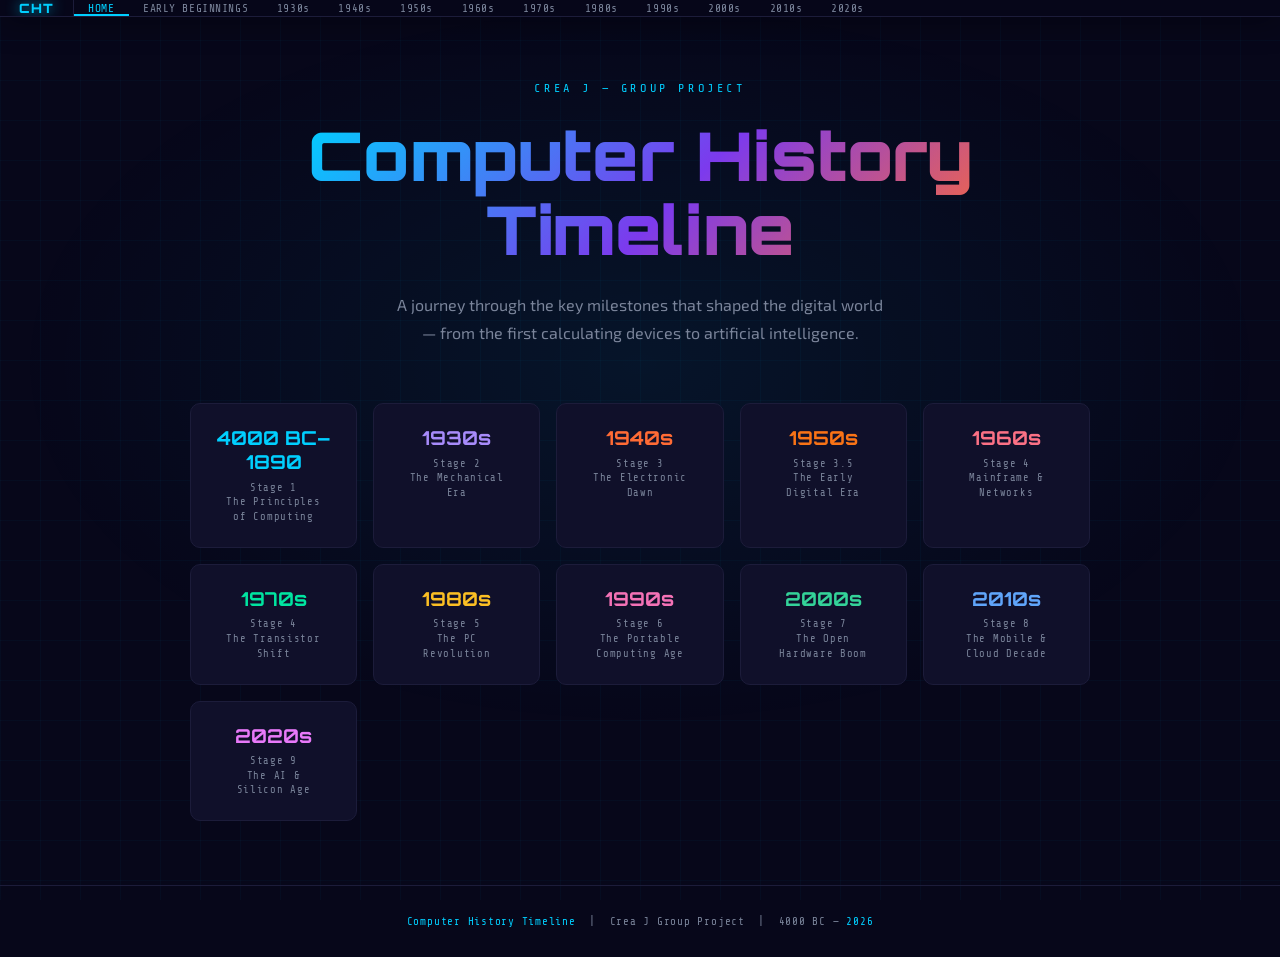
<file: html/index.html>
<!DOCTYPE html>
<html lang="en">
<head>
<meta charset="UTF-8">
<meta name="viewport" content="width=device-width, initial-scale=1.0">
<title>Computer History Timeline</title>
<link href="https://fonts.googleapis.com/css2?family=Orbitron:wght@400;700;900&family=Share+Tech+Mono&family=Exo+2:wght@300;400;600;700&display=swap" rel="stylesheet">
<link rel="stylesheet" href="../css/styles.css">
</head>
<body>

<nav id="mainNav">
  <div class="nav-logo">CHT</div>
  <button class="nav-btn active" onclick="location.href='index.html'">HOME</button>
  <button class="nav-btn" onclick="location.href='early.html'">EARLY BEGINNINGS</button>
  <button class="nav-btn" onclick="location.href='1930s.html'">1930s</button>
  <button class="nav-btn" onclick="location.href='1940s.html'">1940s</button>
  <button class="nav-btn" onclick="location.href='1950s.html'">1950s</button>
  <button class="nav-btn" onclick="location.href='1960s.html'">1960s</button>
  <button class="nav-btn" onclick="location.href='1970s.html'">1970s</button>
  <button class="nav-btn" onclick="location.href='1980s.html'">1980s</button>
  <button class="nav-btn" onclick="location.href='1990s.html'">1990s</button>
  <button class="nav-btn" onclick="location.href='2000s.html'">2000s</button>
  <button class="nav-btn" onclick="location.href='2010s.html'">2010s</button>
  <button class="nav-btn" onclick="location.href='2020s.html'">2020s</button>
</nav>

<div class="page active" id="page-home">
  <div class="home-hero">
    <div class="home-kicker">Crea J — Group Project</div>
    <h1 class="home-title">Computer History<br>Timeline</h1>
    <p class="home-sub">A journey through the key milestones that shaped the digital world — from the first calculating devices to artificial intelligence.</p>

    <div class="decade-grid">

      <div class="decade-card" style="--dc-color:#00cfff;--dc-rgb:0,207,255" onclick="location.href='early.html'">
        <div class="dc-year">4000 BC–1890</div>
        <div class="dc-stage">Stage 1<br>The Principles<br>of Computing</div>
      </div>

      <div class="decade-card" style="--dc-color:#a78bfa;--dc-rgb:167,139,250" onclick="location.href='1930s.html'">
        <div class="dc-year">1930s</div>
        <div class="dc-stage">Stage 2<br>The Mechanical<br>Era</div>
      </div>

      <div class="decade-card" style="--dc-color:#ff6b35;--dc-rgb:255,107,53" onclick="location.href='1940s.html'">
        <div class="dc-year">1940s</div>
        <div class="dc-stage">Stage 3<br>The Electronic<br>Dawn</div>
      </div>

      <div class="decade-card" style="--dc-color:#f97316;--dc-rgb:249,115,22" onclick="location.href='1950s.html'">
        <div class="dc-year">1950s</div>
        <div class="dc-stage">Stage 3.5<br>The Early<br>Digital Era</div>
      </div>

      <div class="decade-card" style="--dc-color:#fb7185;--dc-rgb:251,113,133" onclick="location.href='1960s.html'">
        <div class="dc-year">1960s</div>
        <div class="dc-stage">Stage 4<br>Mainframe &<br>Networks</div>
      </div>

      <div class="decade-card" style="--dc-color:#00e5a0;--dc-rgb:0,229,160" onclick="location.href='1970s.html'">
        <div class="dc-year">1970s</div>
        <div class="dc-stage">Stage 4<br>The Transistor<br>Shift</div>
      </div>

      <div class="decade-card" style="--dc-color:#fbbf24;--dc-rgb:251,191,36" onclick="location.href='1980s.html'">
        <div class="dc-year">1980s</div>
        <div class="dc-stage">Stage 5<br>The PC<br>Revolution</div>
      </div>

      <div class="decade-card" style="--dc-color:#f472b6;--dc-rgb:244,114,182" onclick="location.href='1990s.html'">
        <div class="dc-year">1990s</div>
        <div class="dc-stage">Stage 6<br>The Portable<br>Computing Age</div>
      </div>

      <div class="decade-card" style="--dc-color:#34d399;--dc-rgb:52,211,153" onclick="location.href='2000s.html'">
        <div class="dc-year">2000s</div>
        <div class="dc-stage">Stage 7<br>The Open<br>Hardware Boom</div>
      </div>

      <div class="decade-card" style="--dc-color:#60a5fa;--dc-rgb:96,165,250" onclick="location.href='2010s.html'">
        <div class="dc-year">2010s</div>
        <div class="dc-stage">Stage 8<br>The Mobile &<br>Cloud Decade</div>
      </div>

      <div class="decade-card" style="--dc-color:#e879f9;--dc-rgb:232,121,249" onclick="location.href='2020s.html'">
        <div class="dc-year">2020s</div>
        <div class="dc-stage">Stage 9<br>The AI &<br>Silicon Age</div>
      </div>

    </div>
  </div>
</div>
<footer>
  <span>Computer History Timeline</span> &nbsp;|&nbsp; Crea J Group Project &nbsp;|&nbsp; 4000 BC &mdash; <span>2026</span>
</footer>

<script src="../js/script.js"></script>
<script src="../js/scroller.js"></script>
</body>
</html>
</file>
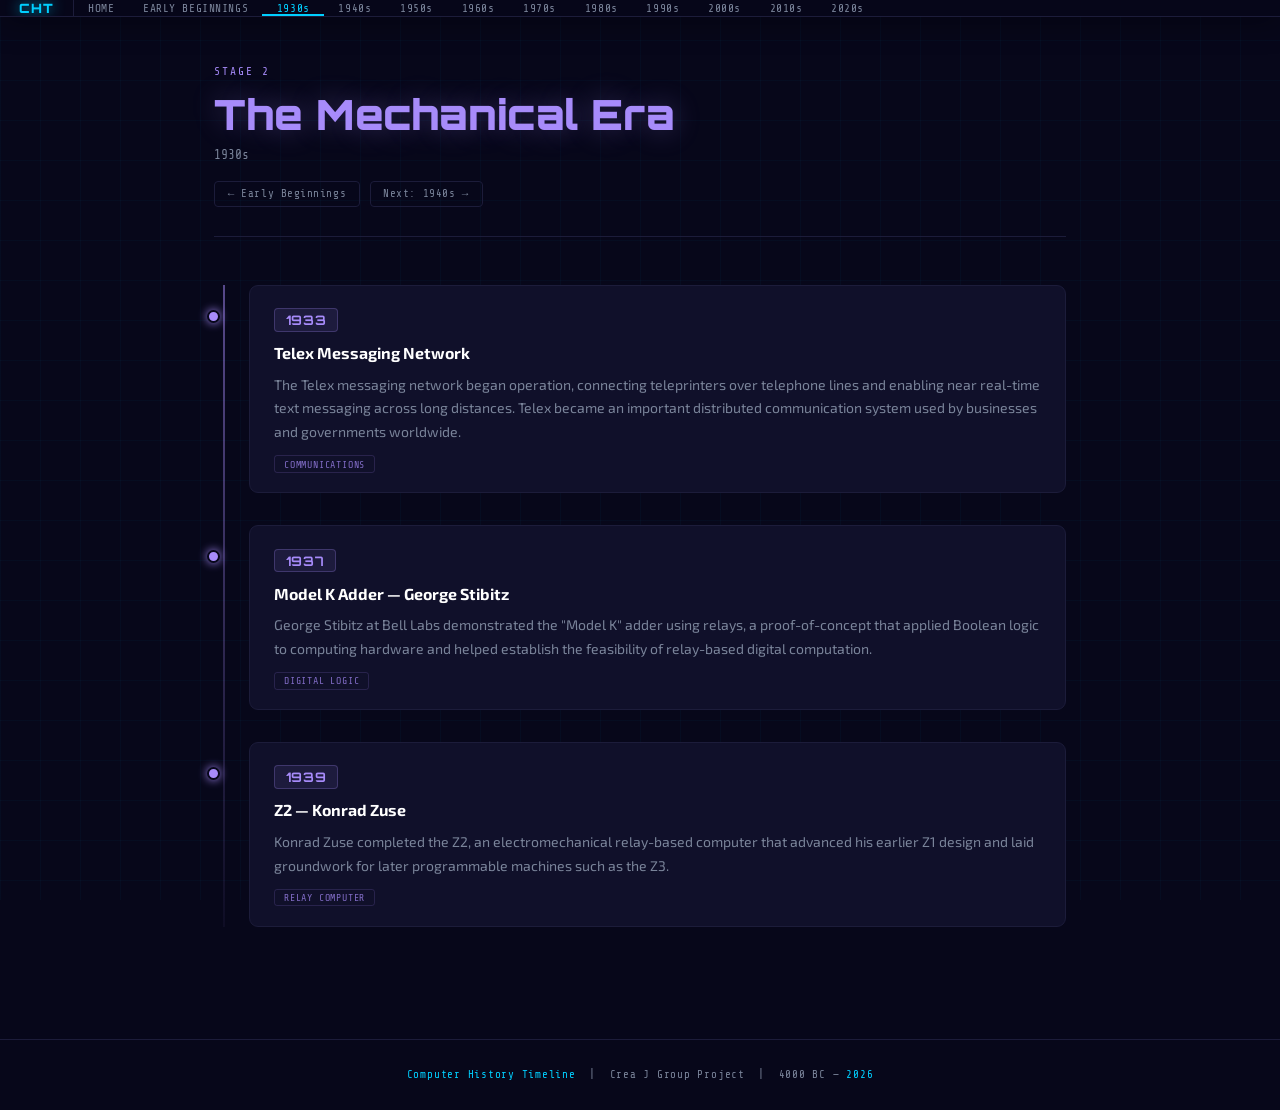
<file: html/1930s.html>
<!DOCTYPE html>
<html lang="en">
<head>
  <meta charset="UTF-8">
  <meta name="viewport" content="width=device-width, initial-scale=1.0">
  <title>1930s — Computer History Timeline</title>
  <link href="https://fonts.googleapis.com/css2?family=Orbitron:wght@400;700;900&family=Share+Tech+Mono&family=Exo+2:wght@300;400;600;700&display=swap" rel="stylesheet">
  <link rel="stylesheet" href="../css/styles.css">
</head>
<body>
<nav id="mainNav">
  <div class="nav-logo">CHT</div>
  <button class="nav-btn" onclick="location.href='index.html'">HOME</button>
  <button class="nav-btn" onclick="location.href='early.html'">EARLY BEGINNINGS</button>
  <button class="nav-btn active" onclick="location.href='1930s.html'">1930s</button>
  <button class="nav-btn" onclick="location.href='1940s.html'">1940s</button>
  <button class="nav-btn" onclick="location.href='1950s.html'">1950s</button>
  <button class="nav-btn" onclick="location.href='1960s.html'">1960s</button>
  <button class="nav-btn" onclick="location.href='1970s.html'">1970s</button>
  <button class="nav-btn" onclick="location.href='1980s.html'">1980s</button>
  <button class="nav-btn" onclick="location.href='1990s.html'">1990s</button>
  <button class="nav-btn" onclick="location.href='2000s.html'">2000s</button>
  <button class="nav-btn" onclick="location.href='2010s.html'">2010s</button>
  <button class="nav-btn" onclick="location.href='2020s.html'">2020s</button>
</nav>

<div class="decade-page" style="--dc-color:#a78bfa;--dc-rgb:167,139,250">
  <div class="decade-page-header">
    <div class="dph-stage">Stage 2</div>
    <h2 class="dph-title">The Mechanical Era</h2>
    <div class="dph-years">1930s</div>
    <div class="dph-nav">
      <button class="dph-navbtn" onclick="location.href='early.html'">&larr; Early Beginnings</button>
      <button class="dph-navbtn" onclick="location.href='1940s.html'">Next: 1940s &rarr;</button>
    </div>
  </div>
  <div class="timeline">

    <div class="milestone">
      <div class="milestone-year">1933</div>
      <h3>Telex Messaging Network</h3>
      <p>The Telex messaging network began operation, connecting teleprinters over telephone lines and enabling near real-time text messaging across long distances. Telex became an important distributed communication system used by businesses and governments worldwide.</p>
      <span class="tag">COMMUNICATIONS</span>
    </div>

    <div class="milestone">
      <div class="milestone-year">1937</div>
      <h3>Model K Adder — George Stibitz</h3>
      <p>George Stibitz at Bell Labs demonstrated the "Model K" adder using relays, a proof-of-concept that applied Boolean logic to computing hardware and helped establish the feasibility of relay-based digital computation.</p>
      <span class="tag">DIGITAL LOGIC</span>
    </div>

    <div class="milestone">
      <div class="milestone-year">1939</div>
      <h3>Z2 — Konrad Zuse</h3>
      <p>Konrad Zuse completed the Z2, an electromechanical relay-based computer that advanced his earlier Z1 design and laid groundwork for later programmable machines such as the Z3.</p>
      <span class="tag">RELAY COMPUTER</span>
    </div>

  </div>
</div>

<footer>
  <span>Computer History Timeline</span> &nbsp;|&nbsp; Crea J Group Project &nbsp;|&nbsp; 4000 BC &mdash; <span>2026</span>
  </footer>

<script src="../js/script.js"></script>
<script src="../js/scroller.js"></script>

</body>
</html>
</file>
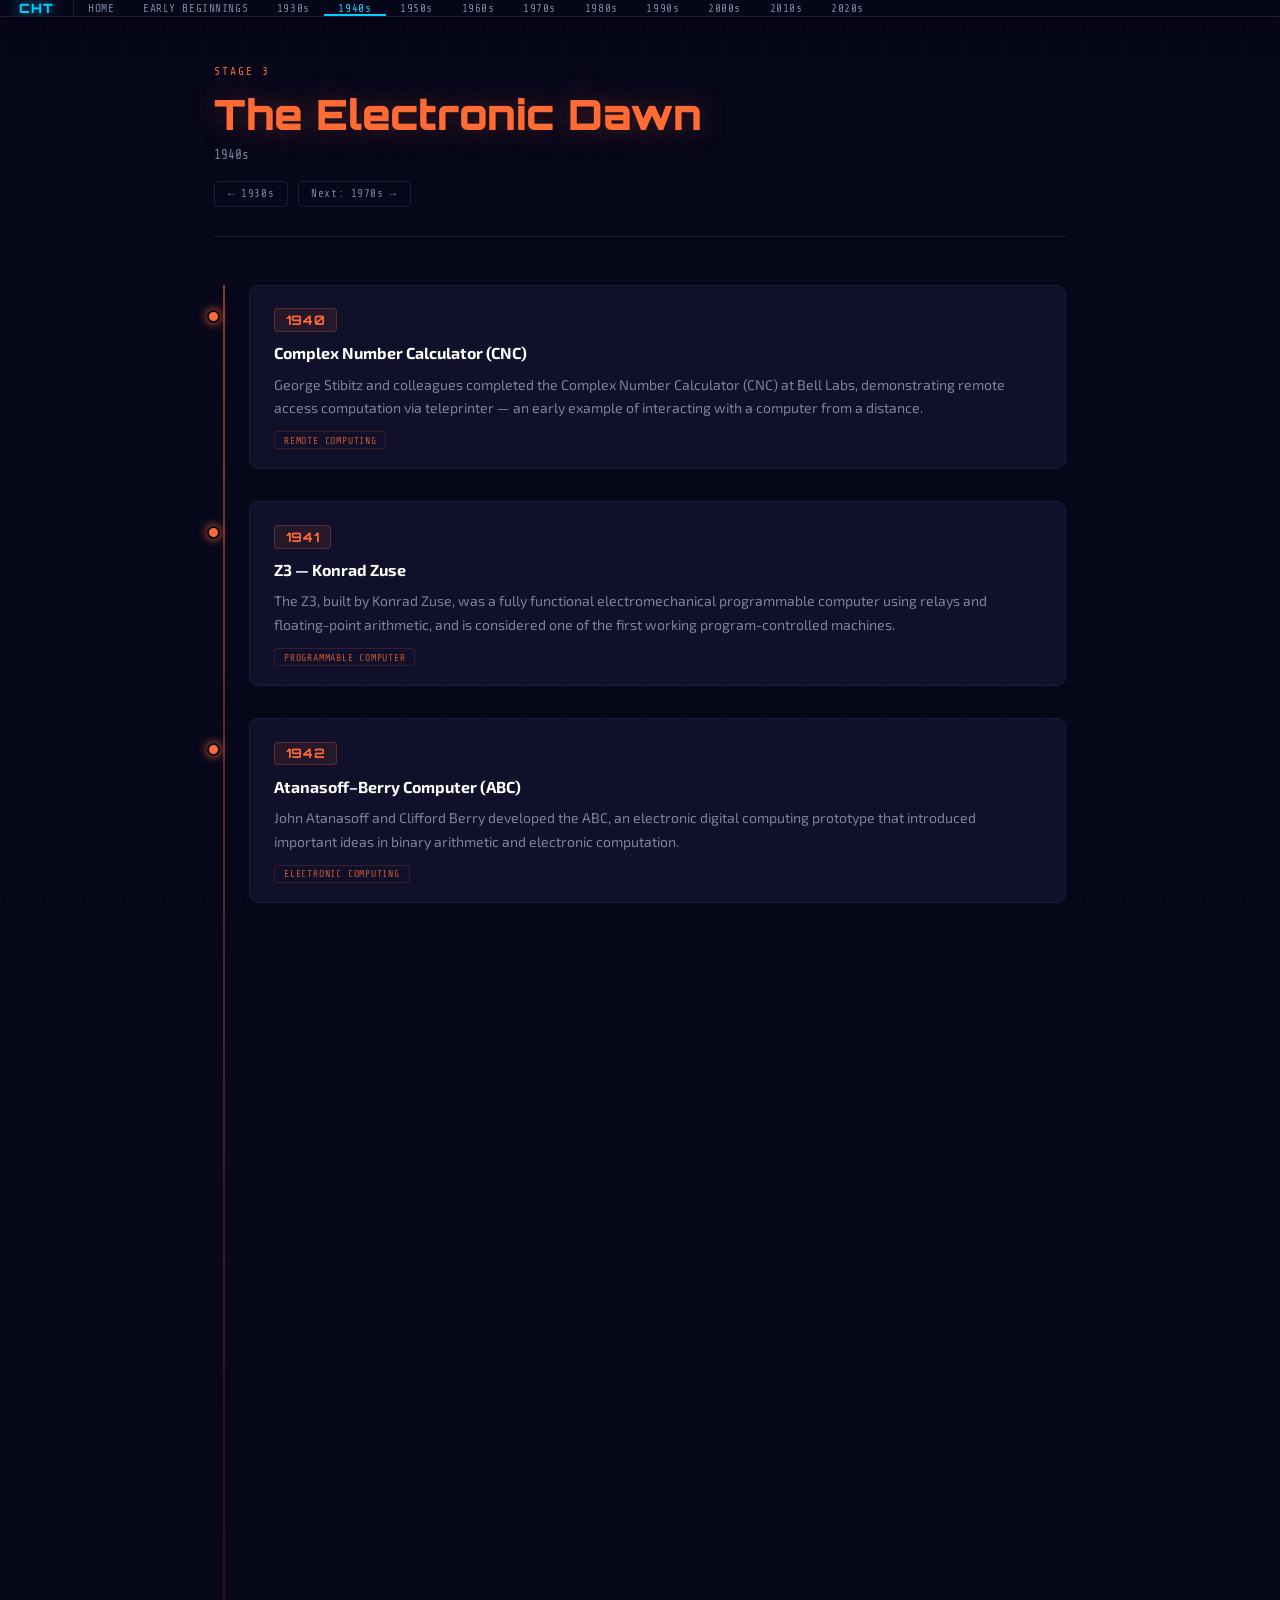
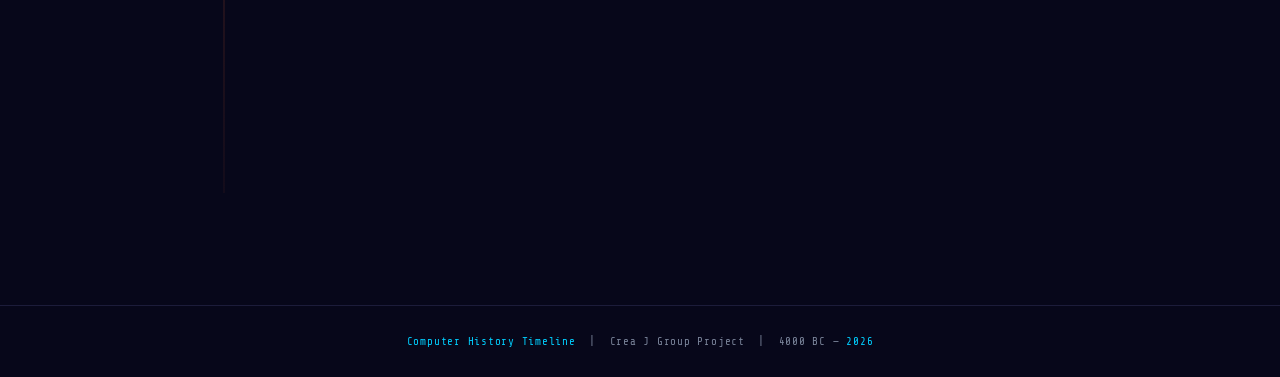
<file: html/1940s.html>
<!DOCTYPE html>
<html lang="en">
<head>
  <meta charset="UTF-8">
  <meta name="viewport" content="width=device-width, initial-scale=1.0">
  <title>1940s — Computer History Timeline</title>
  <link href="https://fonts.googleapis.com/css2?family=Orbitron:wght@400;700;900&family=Share+Tech+Mono&family=Exo+2:wght@300;400;600;700&display=swap" rel="stylesheet">
  <link rel="stylesheet" href="../css/styles.css">
</head>
<body>
<nav id="mainNav">
  <div class="nav-logo">CHT</div>
  <button class="nav-btn" onclick="location.href='index.html'">HOME</button>
  <button class="nav-btn" onclick="location.href='early.html'">EARLY BEGINNINGS</button>
  <button class="nav-btn" onclick="location.href='1930s.html'">1930s</button>
  <button class="nav-btn active" onclick="location.href='1940s.html'">1940s</button>
  <button class="nav-btn" onclick="location.href='1950s.html'">1950s</button>
  <button class="nav-btn" onclick="location.href='1960s.html'">1960s</button>
  <button class="nav-btn" onclick="location.href='1970s.html'">1970s</button>
  <button class="nav-btn" onclick="location.href='1980s.html'">1980s</button>
  <button class="nav-btn" onclick="location.href='1990s.html'">1990s</button>
  <button class="nav-btn" onclick="location.href='2000s.html'">2000s</button>
  <button class="nav-btn" onclick="location.href='2010s.html'">2010s</button>
  <button class="nav-btn" onclick="location.href='2020s.html'">2020s</button>
</nav>

<div class="decade-page" style="--dc-color:#ff6b35;--dc-rgb:255,107,53">
  <div class="decade-page-header">
    <div class="dph-stage">Stage 3</div>
    <h2 class="dph-title">The Electronic Dawn</h2>
    <div class="dph-years">1940s</div>
    <div class="dph-nav">
      <button class="dph-navbtn" onclick="location.href='1930s.html'">&larr; 1930s</button>
      <button class="dph-navbtn" onclick="location.href='1970s.html'">Next: 1970s &rarr;</button>
    </div>
  </div>
  <div class="timeline">

    <div class="milestone">
      <div class="milestone-year">1940</div>
      <h3>Complex Number Calculator (CNC)</h3>
      <p>George Stibitz and colleagues completed the Complex Number Calculator (CNC) at Bell Labs, demonstrating remote access computation via teleprinter — an early example of interacting with a computer from a distance.</p>
      <span class="tag">REMOTE COMPUTING</span>
    </div>

    <div class="milestone">
      <div class="milestone-year">1941</div>
      <h3>Z3 — Konrad Zuse</h3>
      <p>The Z3, built by Konrad Zuse, was a fully functional electromechanical programmable computer using relays and floating-point arithmetic, and is considered one of the first working program-controlled machines.</p>
      <span class="tag">PROGRAMMABLE COMPUTER</span>
    </div>

    <div class="milestone">
      <div class="milestone-year">1942</div>
      <h3>Atanasoff–Berry Computer (ABC)</h3>
      <p>John Atanasoff and Clifford Berry developed the ABC, an electronic digital computing prototype that introduced important ideas in binary arithmetic and electronic computation.</p>
      <span class="tag">ELECTRONIC COMPUTING</span>
    </div>

    <div class="milestone">
      <div class="milestone-year">1944</div>
      <h3>Colossus — Bletchley Park</h3>
      <p>The Colossus machines, designed by Tommy Flowers, used vacuum tubes to perform high-speed processing for codebreaking of Lorenz ciphers, significantly aiding Allied intelligence efforts during World War II.</p>
      <span class="tag">CRYPTOANALYSIS</span>
    </div>

    <div class="milestone">
      <div class="milestone-year">1945</div>
      <h3>Von Neumann Report — EDVAC Architecture</h3>
      <p>John von Neumann outlined the stored-program computer architecture, formalizing the concept of storing instructions and data in electronic memory — the foundation of modern computers.</p>
      <span class="tag">ARCHITECTURE</span>
    </div>

    <div class="milestone">
      <div class="milestone-year">1948</div>
      <h3>Manchester "Baby" — First Stored-Program Run</h3>
      <p>Researchers at the University of Manchester ran the first program on a stored-program electronic computer on June 21, 1948. The experiment demonstrated practical execution of programs stored in memory, a critical milestone for modern computing.</p>
      <span class="tag">STORED-PROGRAM</span>
    </div>

    <div class="milestone">
      <div class="milestone-year">1949</div>
      <h3>EDSAC — First Practical Stored-Program Service</h3>
      <p>Built at Cambridge University, EDSAC provided a practical stored-program service and introduced reusable subroutines, making electronic computing more accessible to researchers.</p>
      <span class="tag">STORED-PROGRAM</span>
    </div>

  </div>
</div>

<footer>
  <span>Computer History Timeline</span> &nbsp;|&nbsp; Crea J Group Project &nbsp;|&nbsp; 4000 BC &mdash; <span>2026</span>
  </footer>

<script src="../js/script.js"></script>
<script src="../js/scroller.js"></script>

</body>
</html>
</file>
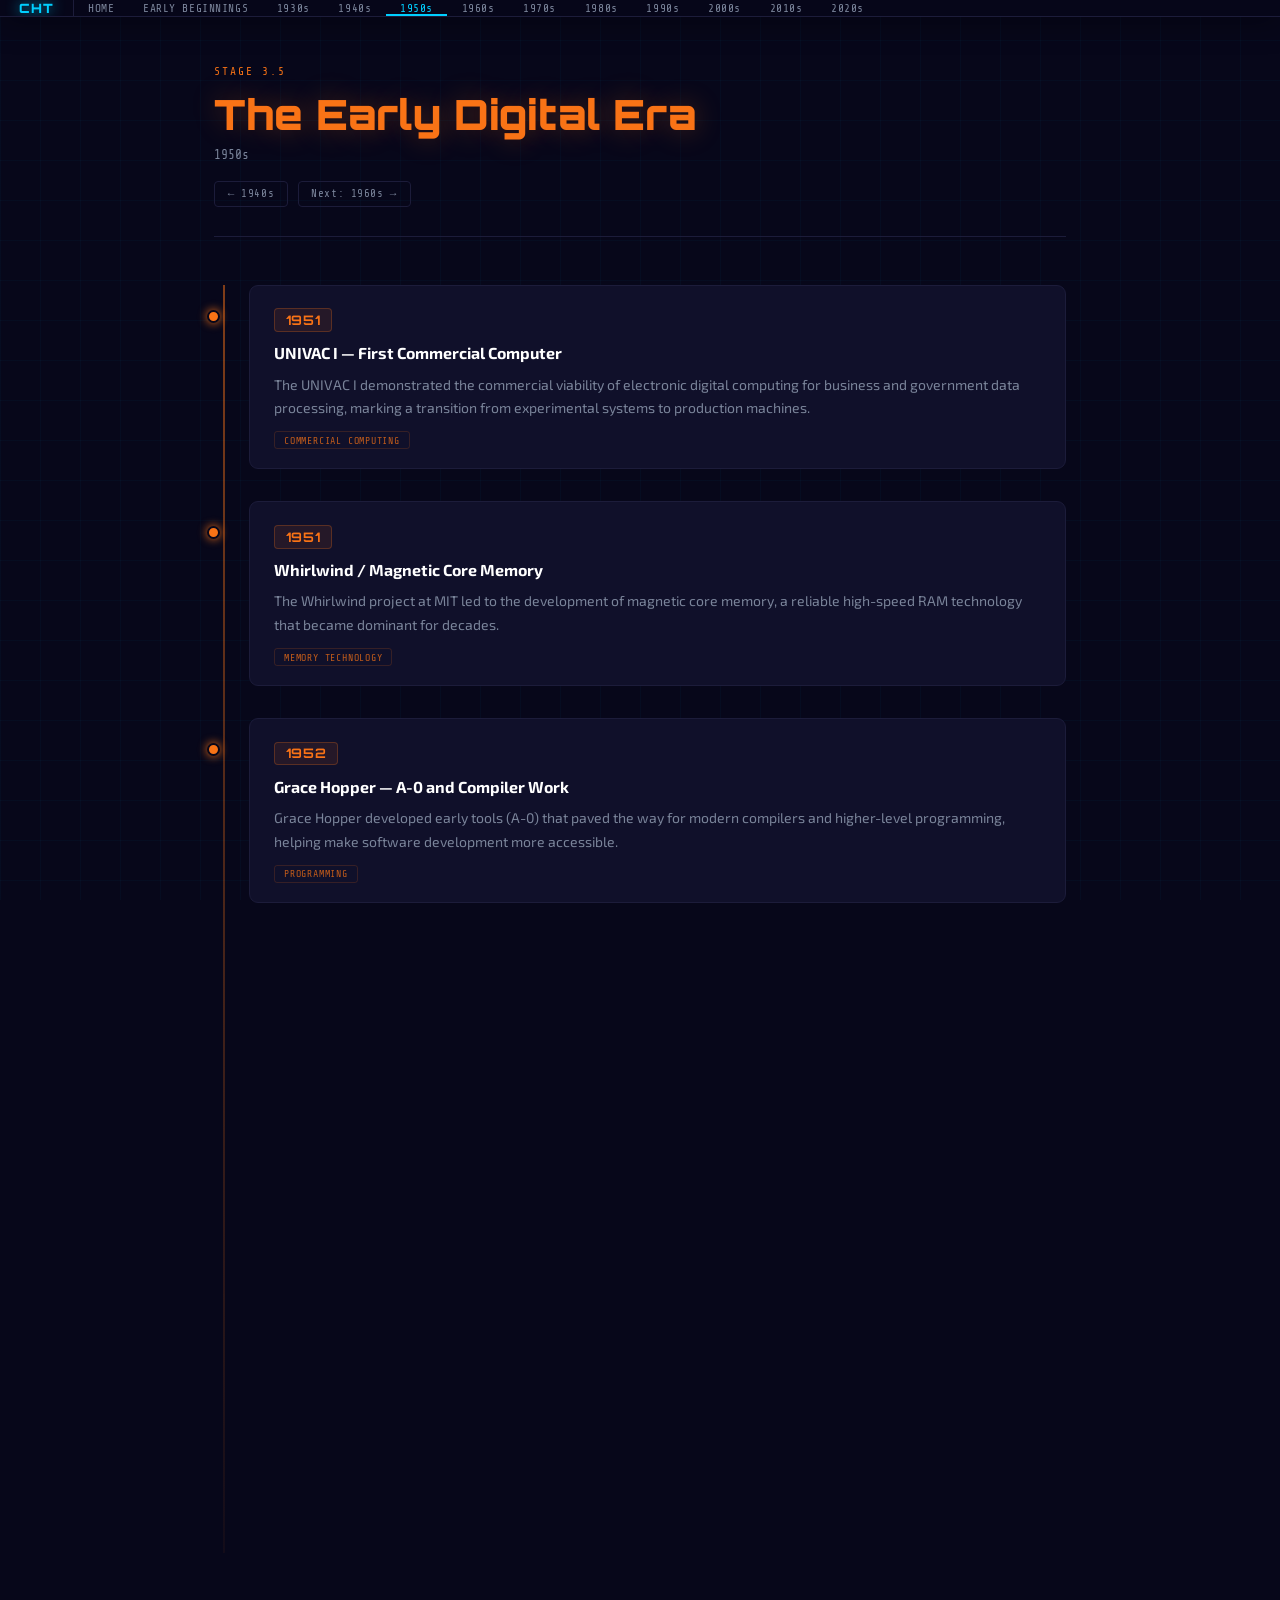
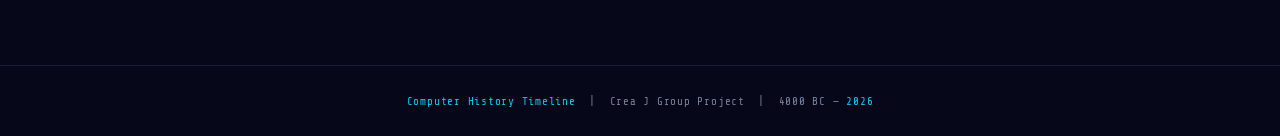
<file: html/1950s.html>
<!DOCTYPE html>
<html lang="en">
<head>
  <meta charset="UTF-8">
  <meta name="viewport" content="width=device-width, initial-scale=1.0">
  <title>1950s — Computer History Timeline</title>
  <link href="https://fonts.googleapis.com/css2?family=Orbitron:wght@400;700;900&family=Share+Tech+Mono&family=Exo+2:wght@300;400;600;700&display=swap" rel="stylesheet">
  <link rel="stylesheet" href="../css/styles.css">
</head>
<body>
<nav id="mainNav">
  <div class="nav-logo">CHT</div>
  <button class="nav-btn" onclick="location.href='index.html'">HOME</button>
  <button class="nav-btn" onclick="location.href='early.html'">EARLY BEGINNINGS</button>
  <button class="nav-btn" onclick="location.href='1930s.html'">1930s</button>
  <button class="nav-btn" onclick="location.href='1940s.html'">1940s</button>
  <button class="nav-btn active" onclick="location.href='1950s.html'">1950s</button>
  <button class="nav-btn" onclick="location.href='1960s.html'">1960s</button>
  <button class="nav-btn" onclick="location.href='1970s.html'">1970s</button>
  <button class="nav-btn" onclick="location.href='1980s.html'">1980s</button>
  <button class="nav-btn" onclick="location.href='1990s.html'">1990s</button>
  <button class="nav-btn" onclick="location.href='2000s.html'">2000s</button>
  <button class="nav-btn" onclick="location.href='2010s.html'">2010s</button>
  <button class="nav-btn" onclick="location.href='2020s.html'">2020s</button>
</nav>

<div class="decade-page" style="--dc-color:#f97316;--dc-rgb:249,115,22">
  <div class="decade-page-header">
    <div class="dph-stage">Stage 3.5</div>
    <h2 class="dph-title">The Early Digital Era</h2>
    <div class="dph-years">1950s</div>
    <div class="dph-nav">
      <button class="dph-navbtn" onclick="location.href='1940s.html'">&larr; 1940s</button>
      <button class="dph-navbtn" onclick="location.href='1960s.html'">Next: 1960s &rarr;</button>
    </div>
  </div>
  <div class="timeline">

    <div class="milestone">
      <div class="milestone-year">1951</div>
      <h3>UNIVAC I — First Commercial Computer</h3>
      <p>The UNIVAC I demonstrated the commercial viability of electronic digital computing for business and government data processing, marking a transition from experimental systems to production machines.</p>
      <span class="tag">COMMERCIAL COMPUTING</span>
    </div>

    <div class="milestone">
      <div class="milestone-year">1951</div>
      <h3>Whirlwind / Magnetic Core Memory</h3>
      <p>The Whirlwind project at MIT led to the development of magnetic core memory, a reliable high-speed RAM technology that became dominant for decades.</p>
      <span class="tag">MEMORY TECHNOLOGY</span>
    </div>

    <div class="milestone">
      <div class="milestone-year">1952</div>
      <h3>Grace Hopper — A-0 and Compiler Work</h3>
      <p>Grace Hopper developed early tools (A-0) that paved the way for modern compilers and higher-level programming, helping make software development more accessible.</p>
      <span class="tag">PROGRAMMING</span>
    </div>

    <div class="milestone">
      <div class="milestone-year">1954</div>
      <h3>IBM 650 — Mass Adoption</h3>
      <p>The IBM 650 became one of the first mass-produced computers, widely adopted by universities and businesses and serving as a training ground for early programmers.</p>
      <span class="tag">MASS ADOPTION</span>
    </div>

    <div class="milestone">
      <div class="milestone-year">1956</div>
      <h3>RAMAC — First Disk Drive</h3>
      <p>IBM's RAMAC introduced the first magnetic disk storage system, allowing random access to large amounts of data and transforming I/O capabilities for computing systems.</p>
      <span class="tag">STORAGE</span>
    </div>

    <div class="milestone">
      <div class="milestone-year">1957</div>
      <h3>FORTRAN — High-Level Programming</h3>
      <p>IBM released FORTRAN, one of the first widely used high-level languages, which greatly simplified scientific programming and established compiler technology as a core field.</p>
      <span class="tag">PROGRAMMING LANGUAGES</span>
    </div>

  </div>
</div>

<footer>
  <span>Computer History Timeline</span> &nbsp;|&nbsp; Crea J Group Project &nbsp;|&nbsp; 4000 BC &mdash; <span>2026</span>
  </footer>

<script src="../js/script.js"></script>
<script src="../js/scroller.js"></script>

</body>
</html>
</file>
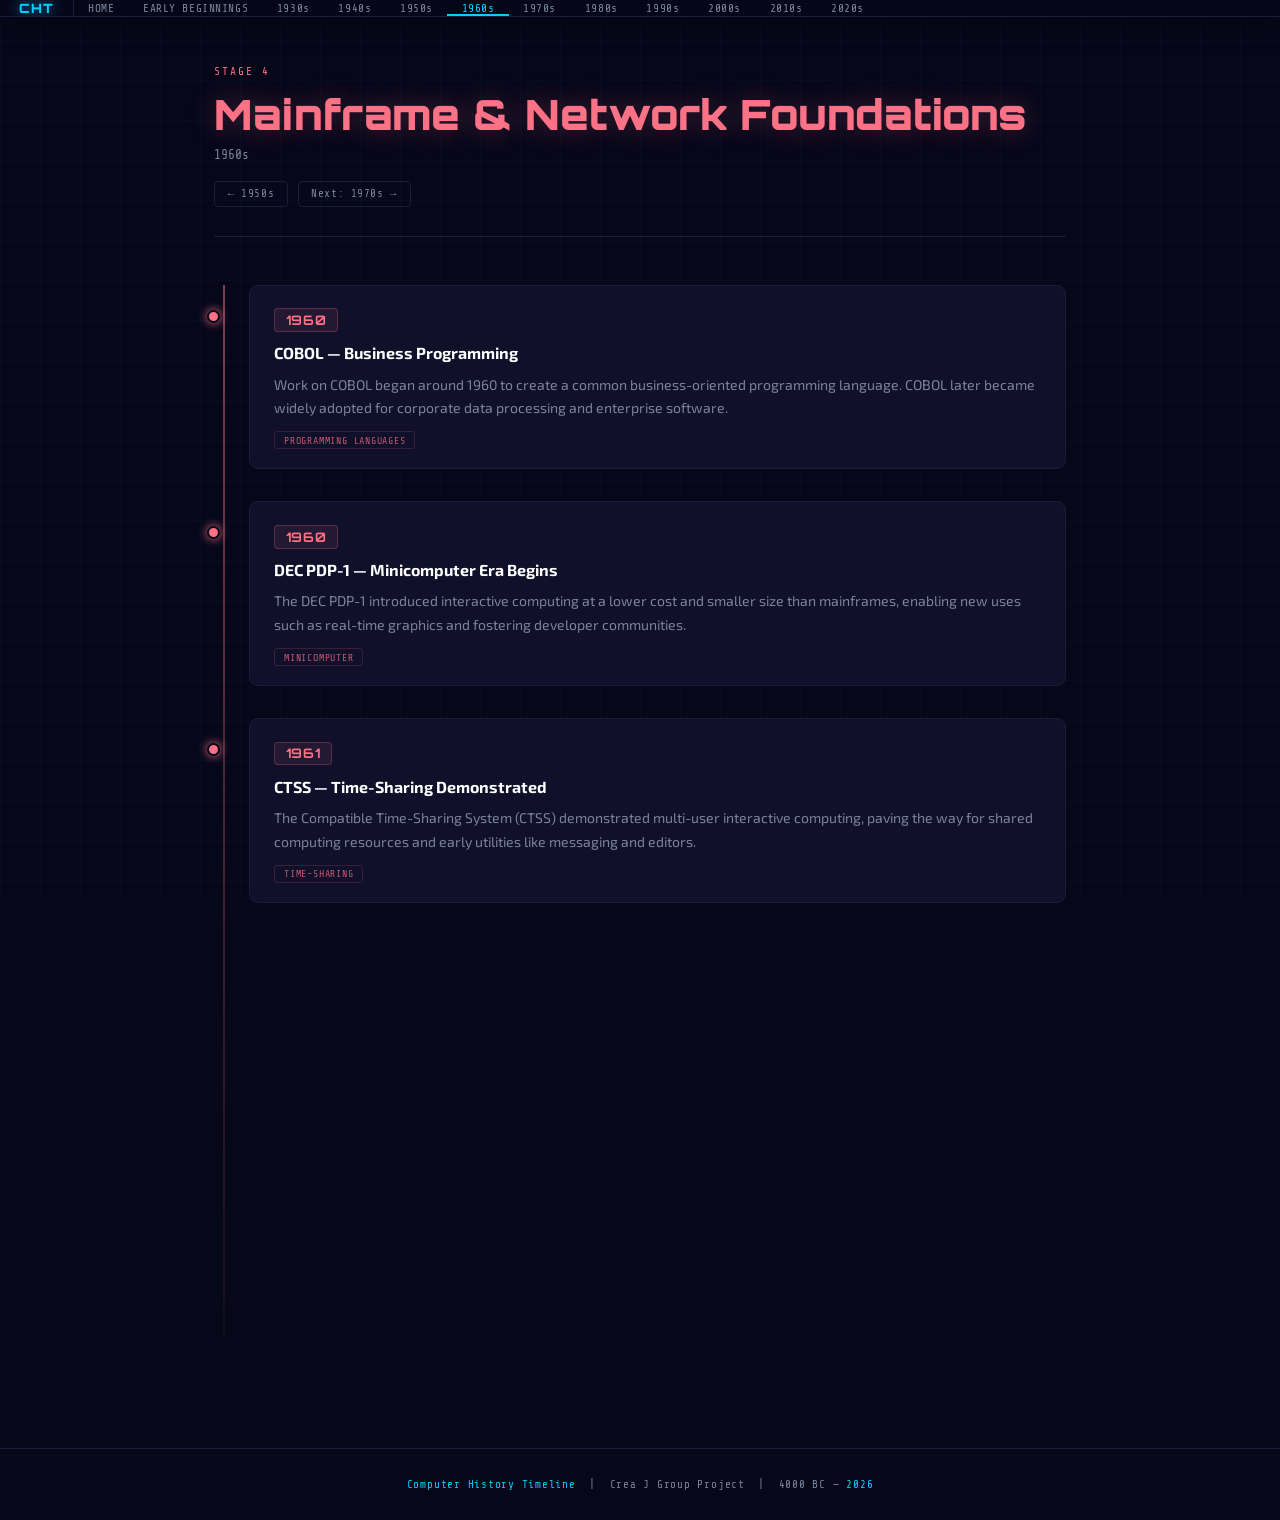
<file: html/1960s.html>
<!DOCTYPE html>
<html lang="en">
<head>
  <meta charset="UTF-8">
  <meta name="viewport" content="width=device-width, initial-scale=1.0">
  <title>1960s — Computer History Timeline</title>
  <link href="https://fonts.googleapis.com/css2?family=Orbitron:wght@400;700;900&family=Share+Tech+Mono&family=Exo+2:wght@300;400;600;700&display=swap" rel="stylesheet">
  <link rel="stylesheet" href="../css/styles.css">
</head>
<body>
<nav id="mainNav">
  <div class="nav-logo">CHT</div>
  <button class="nav-btn" onclick="location.href='index.html'">HOME</button>
  <button class="nav-btn" onclick="location.href='early.html'">EARLY BEGINNINGS</button>
  <button class="nav-btn" onclick="location.href='1930s.html'">1930s</button>
  <button class="nav-btn" onclick="location.href='1940s.html'">1940s</button>
  <button class="nav-btn" onclick="location.href='1950s.html'">1950s</button>
  <button class="nav-btn active" onclick="location.href='1960s.html'">1960s</button>
  <button class="nav-btn" onclick="location.href='1970s.html'">1970s</button>
  <button class="nav-btn" onclick="location.href='1980s.html'">1980s</button>
  <button class="nav-btn" onclick="location.href='1990s.html'">1990s</button>
  <button class="nav-btn" onclick="location.href='2000s.html'">2000s</button>
  <button class="nav-btn" onclick="location.href='2010s.html'">2010s</button>
  <button class="nav-btn" onclick="location.href='2020s.html'">2020s</button>
</nav>

<div class="decade-page" style="--dc-color:#fb7185;--dc-rgb:251,113,133">
  <div class="decade-page-header">
    <div class="dph-stage">Stage 4</div>
    <h2 class="dph-title">Mainframe &amp; Network Foundations</h2>
    <div class="dph-years">1960s</div>
    <div class="dph-nav">
      <button class="dph-navbtn" onclick="location.href='1950s.html'">&larr; 1950s</button>
      <button class="dph-navbtn" onclick="location.href='1970s.html'">Next: 1970s &rarr;</button>
    </div>
  </div>
  <div class="timeline">

    <div class="milestone">
      <div class="milestone-year">1960</div>
      <h3>COBOL — Business Programming</h3>
      <p>Work on COBOL began around 1960 to create a common business-oriented programming language. COBOL later became widely adopted for corporate data processing and enterprise software.</p>
      <span class="tag">PROGRAMMING LANGUAGES</span>
    </div>

    <div class="milestone">
      <div class="milestone-year">1960</div>
      <h3>DEC PDP-1 — Minicomputer Era Begins</h3>
      <p>The DEC PDP-1 introduced interactive computing at a lower cost and smaller size than mainframes, enabling new uses such as real-time graphics and fostering developer communities.</p>
      <span class="tag">MINICOMPUTER</span>
    </div>

    <div class="milestone">
      <div class="milestone-year">1961</div>
      <h3>CTSS — Time-Sharing Demonstrated</h3>
      <p>The Compatible Time-Sharing System (CTSS) demonstrated multi-user interactive computing, paving the way for shared computing resources and early utilities like messaging and editors.</p>
      <span class="tag">TIME-SHARING</span>
    </div>

    <div class="milestone">
      <div class="milestone-year">1962</div>
      <h3>Atlas — Virtual Memory Concept</h3>
      <p>The Atlas computer introduced virtual memory concepts, allowing systems to treat disk or drum storage as an extension of main memory and enabling more flexible program execution.</p>
      <span class="tag">MEMORY</span>
    </div>

    <div class="milestone">
      <div class="milestone-year">1963</div>
      <h3>Sketchpad — Interactive Graphics</h3>
      <p>Ivan Sutherland's Sketchpad demonstrated interactive graphical interfaces and object manipulation, foundational ideas for computer graphics and CAD systems.</p>
      <span class="tag">GRAPHICS</span>
    </div>

  </div>
</div>

<footer>
  <span>Computer History Timeline</span> &nbsp;|&nbsp; Crea J Group Project &nbsp;|&nbsp; 4000 BC &mdash; <span>2026</span>
  </footer>

<script src="../js/script.js"></script>
<script src="../js/scroller.js"></script>

</body>
</html>
</file>
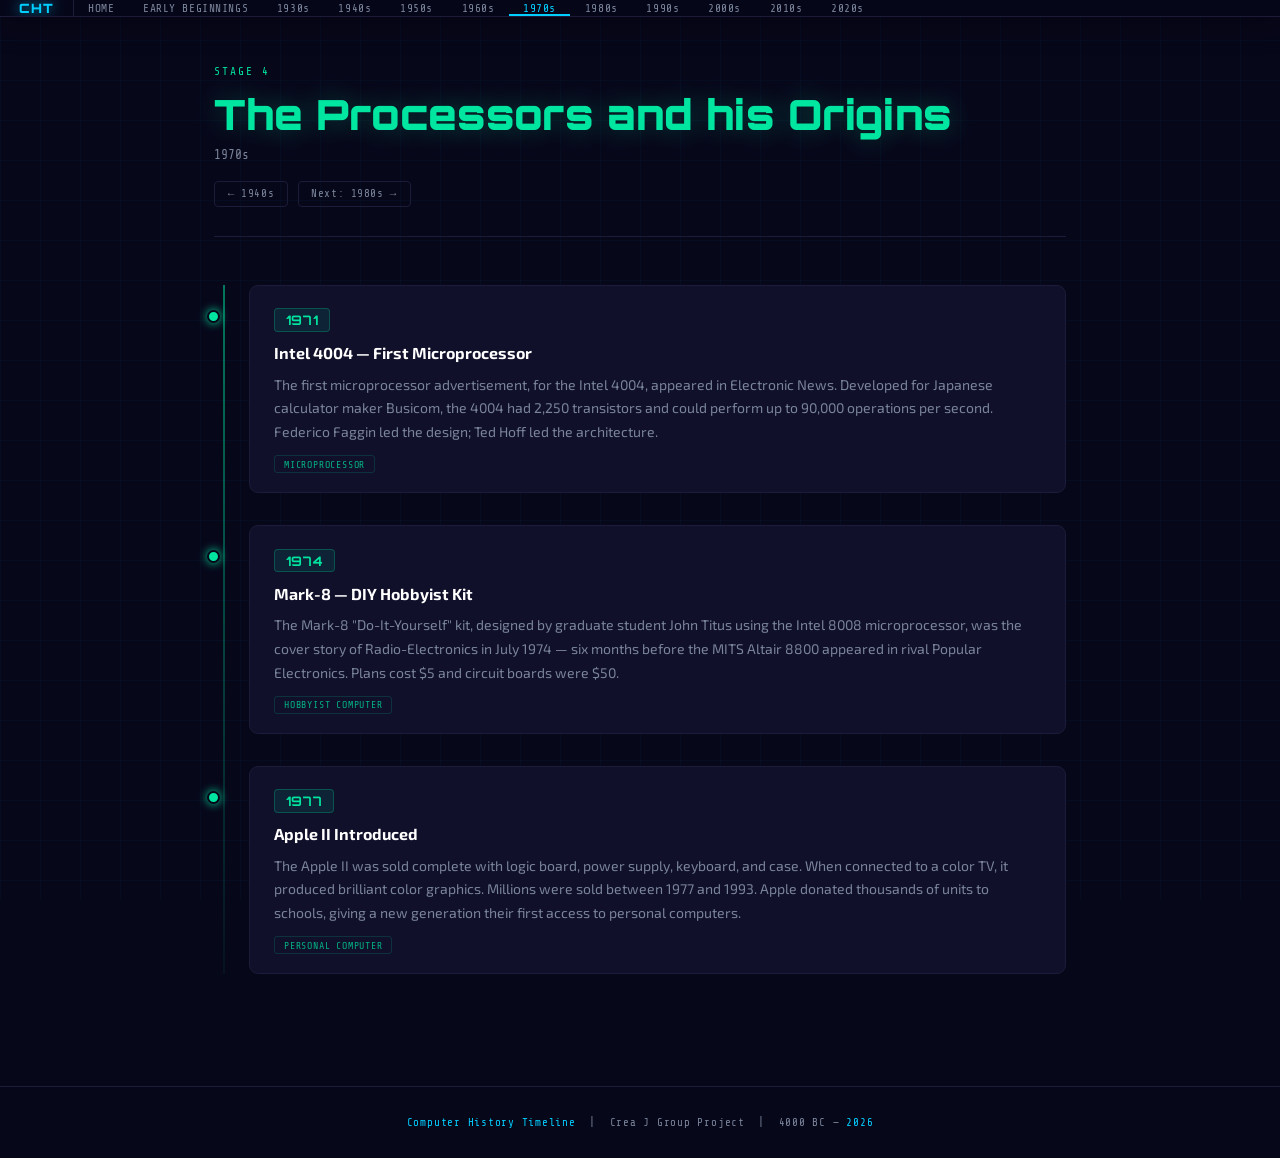
<file: html/1970s.html>
<!DOCTYPE html>
<html lang="en">
<head>
  <meta charset="UTF-8">
  <meta name="viewport" content="width=device-width, initial-scale=1.0">
  <title>1970s — Computer History Timeline</title>
  <link href="https://fonts.googleapis.com/css2?family=Orbitron:wght@400;700;900&family=Share+Tech+Mono&family=Exo+2:wght@300;400;600;700&display=swap" rel="stylesheet">
  <link rel="stylesheet" href="../css/styles.css">
</head>
<body>
<nav id="mainNav">
  <div class="nav-logo">CHT</div>
  <button class="nav-btn" onclick="location.href='index.html'">HOME</button>
  <button class="nav-btn" onclick="location.href='early.html'">EARLY BEGINNINGS</button>
  <button class="nav-btn" onclick="location.href='1930s.html'">1930s</button>
  <button class="nav-btn" onclick="location.href='1940s.html'">1940s</button>
  <button class="nav-btn" onclick="location.href='1950s.html'">1950s</button>
  <button class="nav-btn" onclick="location.href='1960s.html'">1960s</button>
  <button class="nav-btn active" onclick="location.href='1970s.html'">1970s</button>
  <button class="nav-btn" onclick="location.href='1980s.html'">1980s</button>
  <button class="nav-btn" onclick="location.href='1990s.html'">1990s</button>
  <button class="nav-btn" onclick="location.href='2000s.html'">2000s</button>
  <button class="nav-btn" onclick="location.href='2010s.html'">2010s</button>
  <button class="nav-btn" onclick="location.href='2020s.html'">2020s</button>
</nav>

<div class="decade-page" style="--dc-color:#00e5a0;--dc-rgb:0,229,160">
  <div class="decade-page-header">
    <div class="dph-stage">Stage 4</div>
    <h2 class="dph-title">The Processors and his Origins</h2>
    <div class="dph-years">1970s</div>
    <div class="dph-nav">
      <button class="dph-navbtn" onclick="location.href='1940s.html'">&larr; 1940s</button>
      <button class="dph-navbtn" onclick="location.href='1980s.html'">Next: 1980s &rarr;</button>
    </div>
  </div>
  <div class="timeline">

    <div class="milestone">
      <div class="milestone-year">1971</div>
      <h3>Intel 4004 — First Microprocessor</h3>
      <p>The first microprocessor advertisement, for the Intel 4004, appeared in Electronic News. Developed for Japanese calculator maker Busicom, the 4004 had 2,250 transistors and could perform up to 90,000 operations per second. Federico Faggin led the design; Ted Hoff led the architecture.</p>
      <span class="tag">MICROPROCESSOR</span>
    </div>

    <div class="milestone">
      <div class="milestone-year">1974</div>
      <h3>Mark-8 — DIY Hobbyist Kit</h3>
      <p>The Mark-8 "Do-It-Yourself" kit, designed by graduate student John Titus using the Intel 8008 microprocessor, was the cover story of Radio-Electronics in July 1974 — six months before the MITS Altair 8800 appeared in rival Popular Electronics. Plans cost $5 and circuit boards were $50.</p>
      <span class="tag">HOBBYIST COMPUTER</span>
    </div>

    <div class="milestone">
      <div class="milestone-year">1977</div>
      <h3>Apple II Introduced</h3>
      <p>The Apple II was sold complete with logic board, power supply, keyboard, and case. When connected to a color TV, it produced brilliant color graphics. Millions were sold between 1977 and 1993. Apple donated thousands of units to schools, giving a new generation their first access to personal computers.</p>
      <span class="tag">PERSONAL COMPUTER</span>
    </div>

  </div>
</div>

<footer>
  <span>Computer History Timeline</span> &nbsp;|&nbsp; Crea J Group Project &nbsp;|&nbsp; 4000 BC &mdash; <span>2026</span>
  </footer>

<script src="../js/script.js"></script>
<script src="../js/scroller.js"></script>

</body>
</html>
</file>
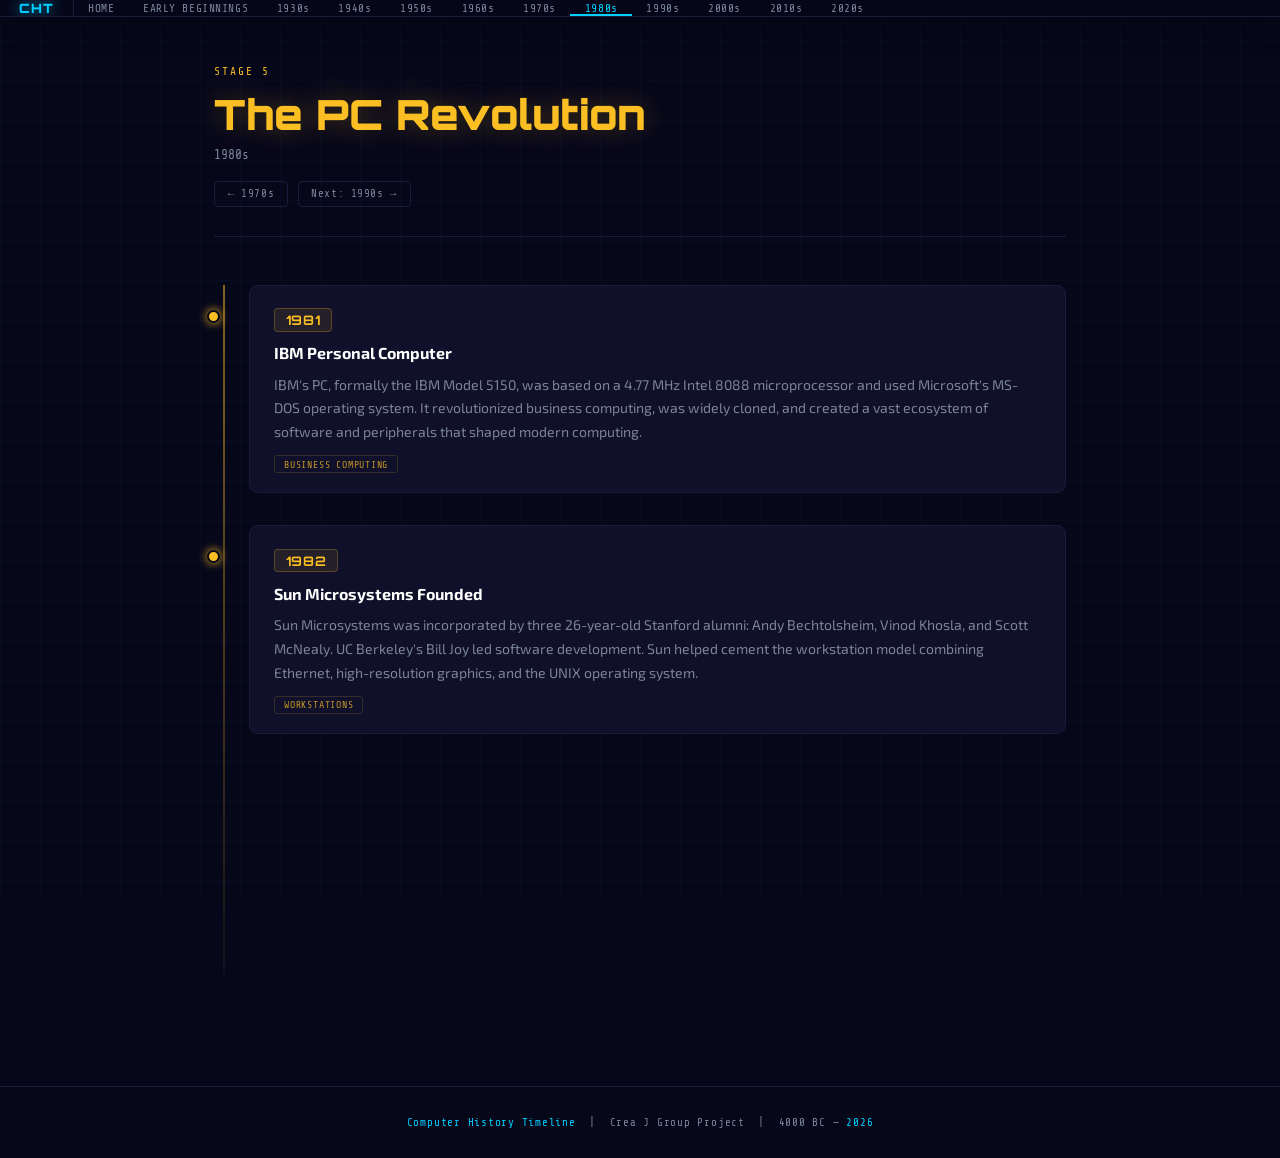
<file: html/1980s.html>
<!DOCTYPE html>
<html lang="en">
<head>
  <meta charset="UTF-8">
  <meta name="viewport" content="width=device-width, initial-scale=1.0">
  <title>1980s — Computer History Timeline</title>
  <link href="https://fonts.googleapis.com/css2?family=Orbitron:wght@400;700;900&family=Share+Tech+Mono&family=Exo+2:wght@300;400;600;700&display=swap" rel="stylesheet">
  <link rel="stylesheet" href="../css/styles.css">
</head>
<body>
<nav id="mainNav">
  <div class="nav-logo">CHT</div>
  <button class="nav-btn" onclick="location.href='index.html'">HOME</button>
  <button class="nav-btn" onclick="location.href='early.html'">EARLY BEGINNINGS</button>
  <button class="nav-btn" onclick="location.href='1930s.html'">1930s</button>
  <button class="nav-btn" onclick="location.href='1940s.html'">1940s</button>
  <button class="nav-btn" onclick="location.href='1950s.html'">1950s</button>
  <button class="nav-btn" onclick="location.href='1960s.html'">1960s</button>
  <button class="nav-btn" onclick="location.href='1970s.html'">1970s</button>
  <button class="nav-btn active" onclick="location.href='1980s.html'">1980s</button>
  <button class="nav-btn" onclick="location.href='1990s.html'">1990s</button>
  <button class="nav-btn" onclick="location.href='2000s.html'">2000s</button>
  <button class="nav-btn" onclick="location.href='2010s.html'">2010s</button>
  <button class="nav-btn" onclick="location.href='2020s.html'">2020s</button>
</nav>

<div class="decade-page" style="--dc-color:#fbbf24;--dc-rgb:251,191,36">
  <div class="decade-page-header">
    <div class="dph-stage">Stage 5</div>
    <h2 class="dph-title">The PC Revolution</h2>
    <div class="dph-years">1980s</div>
    <div class="dph-nav">
      <button class="dph-navbtn" onclick="location.href='1970s.html'">&larr; 1970s</button>
      <button class="dph-navbtn" onclick="location.href='1990s.html'">Next: 1990s &rarr;</button>
    </div>
  </div>
  <div class="timeline">

    <div class="milestone">
      <div class="milestone-year">1981</div>
      <h3>IBM Personal Computer</h3>
      <p>IBM's PC, formally the IBM Model 5150, was based on a 4.77 MHz Intel 8088 microprocessor and used Microsoft's MS-DOS operating system. It revolutionized business computing, was widely cloned, and created a vast ecosystem of software and peripherals that shaped modern computing.</p>
      <span class="tag">BUSINESS COMPUTING</span>
    </div>

    <div class="milestone">
      <div class="milestone-year">1982</div>
      <h3>Sun Microsystems Founded</h3>
      <p>Sun Microsystems was incorporated by three 26-year-old Stanford alumni: Andy Bechtolsheim, Vinod Khosla, and Scott McNealy. UC Berkeley's Bill Joy led software development. Sun helped cement the workstation model combining Ethernet, high-resolution graphics, and the UNIX operating system.</p>
      <span class="tag">WORKSTATIONS</span>
    </div>

    <div class="milestone">
      <div class="milestone-year">1989</div>
      <h3>Intel 80486 Microprocessor</h3>
      <p>Intel released the 80486 with more than 1 million transistors. It featured an on-chip unified instruction and data cache and an optional floating-point unit. Combined with an enhanced bus interface, it doubled the performance of the 386 without increasing the clock speed.</p>
      <span class="tag">CPU ARCHITECTURE</span>
    </div>

  </div>
</div>

<footer>
  <span>Computer History Timeline</span> &nbsp;|&nbsp; Crea J Group Project &nbsp;|&nbsp; 4000 BC &mdash; <span>2026</span>
  </footer>

<script src="../js/script.js"></script>
<script src="../js/scroller.js"></script>

</body>
</html>
</file>
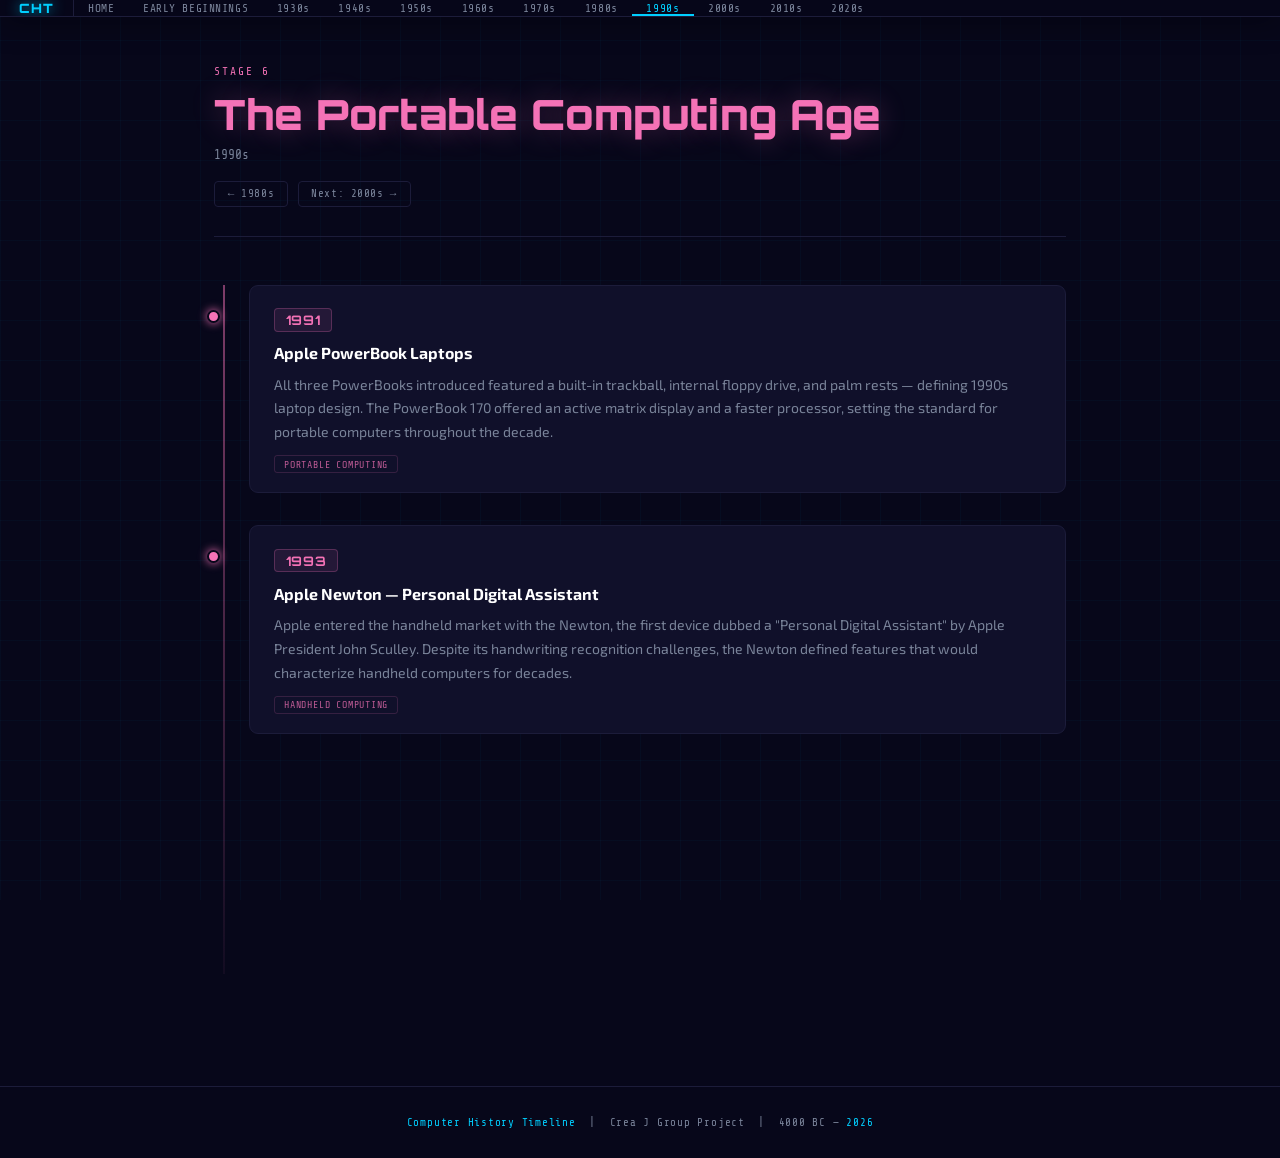
<file: html/1990s.html>
<!DOCTYPE html>
<html lang="en">
<head>
  <meta charset="UTF-8">
  <meta name="viewport" content="width=device-width, initial-scale=1.0">
  <title>1990s — Computer History Timeline</title>
  <link href="https://fonts.googleapis.com/css2?family=Orbitron:wght@400;700;900&family=Share+Tech+Mono&family=Exo+2:wght@300;400;600;700&display=swap" rel="stylesheet">
  <link rel="stylesheet" href="../css/styles.css">
</head>
<body>
<nav id="mainNav">
  <div class="nav-logo">CHT</div>
  <button class="nav-btn" onclick="location.href='index.html'">HOME</button>
  <button class="nav-btn" onclick="location.href='early.html'">EARLY BEGINNINGS</button>
  <button class="nav-btn" onclick="location.href='1930s.html'">1930s</button>
  <button class="nav-btn" onclick="location.href='1940s.html'">1940s</button>
  <button class="nav-btn" onclick="location.href='1950s.html'">1950s</button>
  <button class="nav-btn" onclick="location.href='1960s.html'">1960s</button>
  <button class="nav-btn" onclick="location.href='1970s.html'">1970s</button>
  <button class="nav-btn" onclick="location.href='1980s.html'">1980s</button>
  <button class="nav-btn active" onclick="location.href='1990s.html'">1990s</button>
  <button class="nav-btn" onclick="location.href='2000s.html'">2000s</button>
  <button class="nav-btn" onclick="location.href='2010s.html'">2010s</button>
  <button class="nav-btn" onclick="location.href='2020s.html'">2020s</button>
</nav>

<div class="decade-page" style="--dc-color:#f472b6;--dc-rgb:244,114,182">
  <div class="decade-page-header">
    <div class="dph-stage">Stage 6</div>
    <h2 class="dph-title">The Portable Computing Age</h2>
    <div class="dph-years">1990s</div>
    <div class="dph-nav">
      <button class="dph-navbtn" onclick="location.href='1980s.html'">&larr; 1980s</button>
      <button class="dph-navbtn" onclick="location.href='2000s.html'">Next: 2000s &rarr;</button>
    </div>
  </div>
  <div class="timeline">

    <div class="milestone">
      <div class="milestone-year">1991</div>
      <h3>Apple PowerBook Laptops</h3>
      <p>All three PowerBooks introduced featured a built-in trackball, internal floppy drive, and palm rests — defining 1990s laptop design. The PowerBook 170 offered an active matrix display and a faster processor, setting the standard for portable computers throughout the decade.</p>
      <span class="tag">PORTABLE COMPUTING</span>
    </div>

    <div class="milestone">
      <div class="milestone-year">1993</div>
      <h3>Apple Newton — Personal Digital Assistant</h3>
      <p>Apple entered the handheld market with the Newton, the first device dubbed a "Personal Digital Assistant" by Apple President John Sculley. Despite its handwriting recognition challenges, the Newton defined features that would characterize handheld computers for decades.</p>
      <span class="tag">HANDHELD COMPUTING</span>
    </div>

    <div class="milestone">
      <div class="milestone-year">1995</div>
      <h3>IBM ThinkPad 701C — "The Butterfly"</h3>
      <p>The ThinkPad 701C featured an automatically expanding full-sized keyboard made of three interlocking triangular pieces. The keyboard unfolded to full size when the laptop was opened — an ingenious solution to fitting a full-size keyboard into a compact case.</p>
      <span class="tag">INNOVATIVE DESIGN</span>
    </div>

  </div>
</div>

<footer>
  <span>Computer History Timeline</span> &nbsp;|&nbsp; Crea J Group Project &nbsp;|&nbsp; 4000 BC &mdash; <span>2026</span>
  </footer>

<script src="../js/script.js"></script>
<script src="../js/scroller.js"></script>

</body>
</html>
</file>
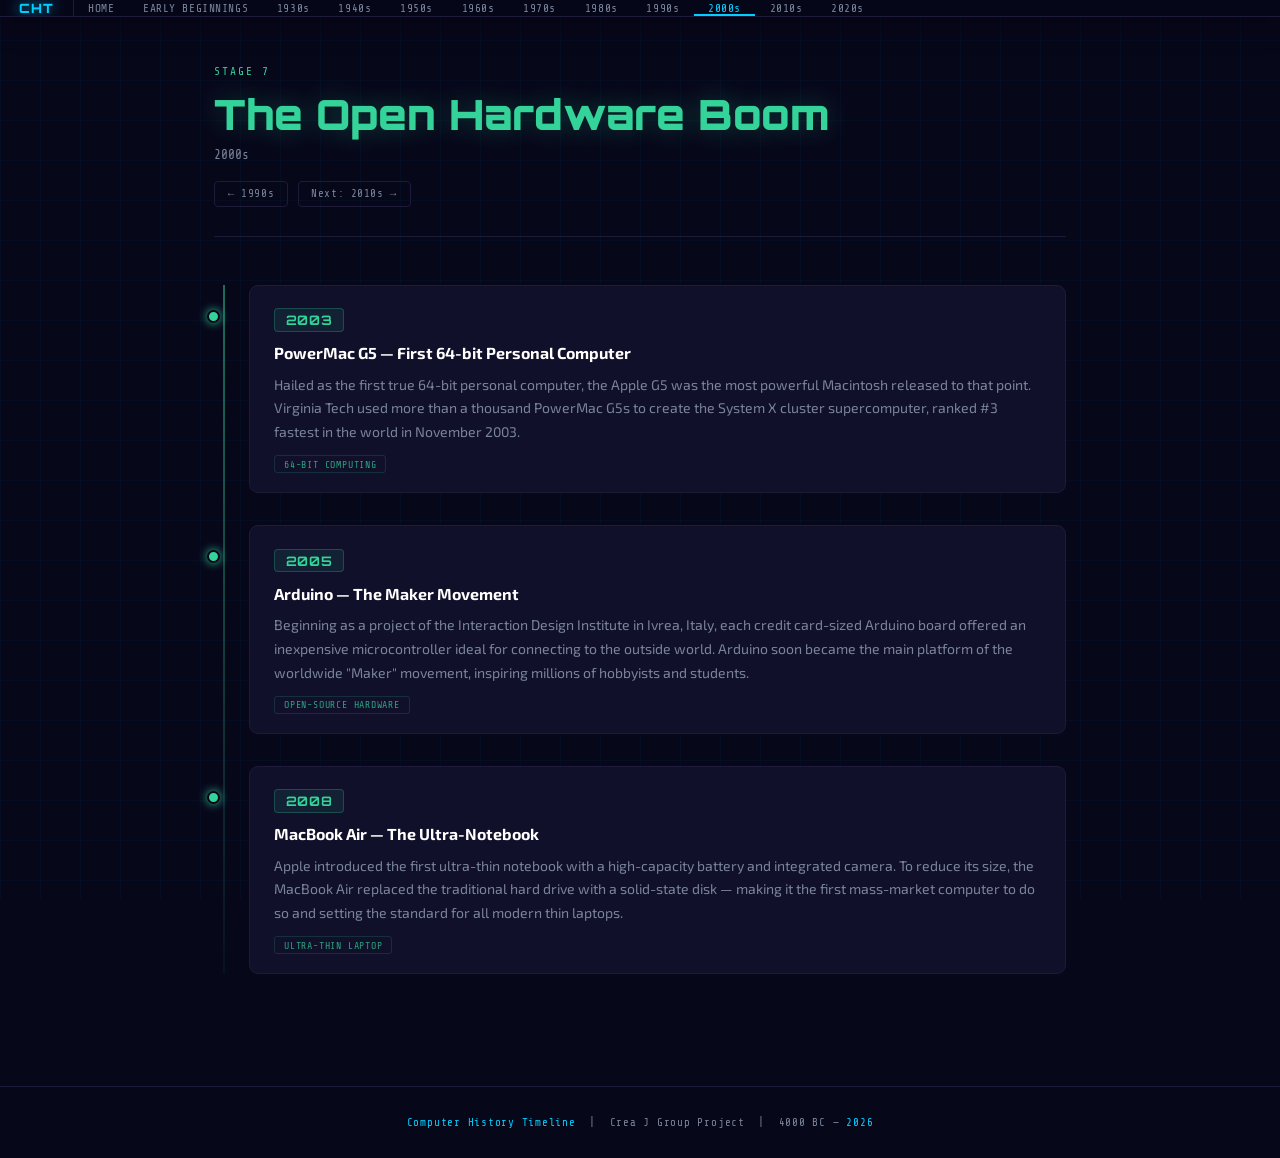
<file: html/2000s.html>
<!DOCTYPE html>
<html lang="en">
<head>
  <meta charset="UTF-8">
  <meta name="viewport" content="width=device-width, initial-scale=1.0">
  <title>2000s — Computer History Timeline</title>
  <link href="https://fonts.googleapis.com/css2?family=Orbitron:wght@400;700;900&family=Share+Tech+Mono&family=Exo+2:wght@300;400;600;700&display=swap" rel="stylesheet">
  <link rel="stylesheet" href="../css/styles.css">
</head>
<body>
<nav id="mainNav">
  <div class="nav-logo">CHT</div>
  <button class="nav-btn" onclick="location.href='index.html'">HOME</button>
  <button class="nav-btn" onclick="location.href='early.html'">EARLY BEGINNINGS</button>
  <button class="nav-btn" onclick="location.href='1930s.html'">1930s</button>
  <button class="nav-btn" onclick="location.href='1940s.html'">1940s</button>
  <button class="nav-btn" onclick="location.href='1950s.html'">1950s</button>
  <button class="nav-btn" onclick="location.href='1960s.html'">1960s</button>
  <button class="nav-btn" onclick="location.href='1970s.html'">1970s</button>
  <button class="nav-btn" onclick="location.href='1980s.html'">1980s</button>
  <button class="nav-btn" onclick="location.href='1990s.html'">1990s</button>
  <button class="nav-btn active" onclick="location.href='2000s.html'">2000s</button>
  <button class="nav-btn" onclick="location.href='2010s.html'">2010s</button>
  <button class="nav-btn" onclick="location.href='2020s.html'">2020s</button>
</nav>

<div class="decade-page" style="--dc-color:#34d399;--dc-rgb:52,211,153">
  <div class="decade-page-header">
    <div class="dph-stage">Stage 7</div>
    <h2 class="dph-title">The Open Hardware Boom</h2>
    <div class="dph-years">2000s</div>
    <div class="dph-nav">
      <button class="dph-navbtn" onclick="location.href='1990s.html'">&larr; 1990s</button>
      <button class="dph-navbtn" onclick="location.href='2010s.html'">Next: 2010s &rarr;</button>
    </div>
  </div>
  <div class="timeline">

    <div class="milestone">
      <div class="milestone-year">2003</div>
      <h3>PowerMac G5 — First 64-bit Personal Computer</h3>
      <p>Hailed as the first true 64-bit personal computer, the Apple G5 was the most powerful Macintosh released to that point. Virginia Tech used more than a thousand PowerMac G5s to create the System X cluster supercomputer, ranked #3 fastest in the world in November 2003.</p>
      <span class="tag">64-BIT COMPUTING</span>
    </div>

    <div class="milestone">
      <div class="milestone-year">2005</div>
      <h3>Arduino — The Maker Movement</h3>
      <p>Beginning as a project of the Interaction Design Institute in Ivrea, Italy, each credit card-sized Arduino board offered an inexpensive microcontroller ideal for connecting to the outside world. Arduino soon became the main platform of the worldwide "Maker" movement, inspiring millions of hobbyists and students.</p>
      <span class="tag">OPEN-SOURCE HARDWARE</span>
    </div>

    <div class="milestone">
      <div class="milestone-year">2008</div>
      <h3>MacBook Air — The Ultra-Notebook</h3>
      <p>Apple introduced the first ultra-thin notebook with a high-capacity battery and integrated camera. To reduce its size, the MacBook Air replaced the traditional hard drive with a solid-state disk — making it the first mass-market computer to do so and setting the standard for all modern thin laptops.</p>
      <span class="tag">ULTRA-THIN LAPTOP</span>
    </div>

  </div>
</div>

<footer>
  <span>Computer History Timeline</span> &nbsp;|&nbsp; Crea J Group Project &nbsp;|&nbsp; 4000 BC &mdash; <span>2026</span>
  </footer>

<script src="../js/script.js"></script>
<script src="../js/scroller.js"></script>

</body>
</html>
</file>
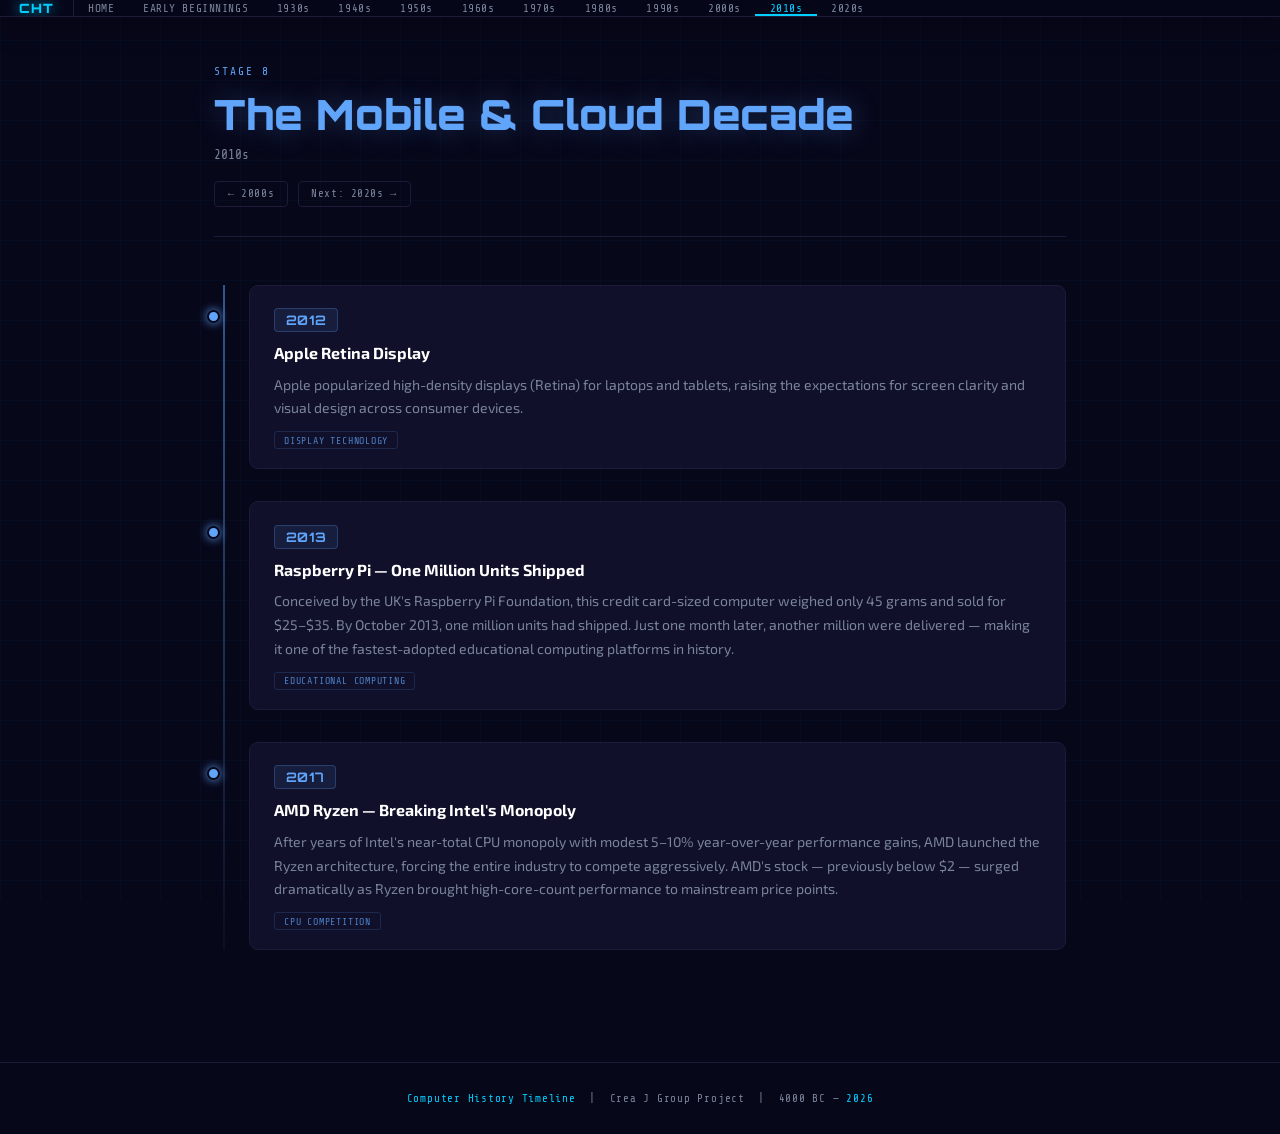
<file: html/2010s.html>
<!DOCTYPE html>
<html lang="en">
<head>
  <meta charset="UTF-8">
  <meta name="viewport" content="width=device-width, initial-scale=1.0">
  <title>2010s — Computer History Timeline</title>
  <link href="https://fonts.googleapis.com/css2?family=Orbitron:wght@400;700;900&family=Share+Tech+Mono&family=Exo+2:wght@300;400;600;700&display=swap" rel="stylesheet">
  <link rel="stylesheet" href="../css/styles.css">
</head>
<body>
<nav id="mainNav">
  <div class="nav-logo">CHT</div>
  <button class="nav-btn" onclick="location.href='index.html'">HOME</button>
  <button class="nav-btn" onclick="location.href='early.html'">EARLY BEGINNINGS</button>
  <button class="nav-btn" onclick="location.href='1930s.html'">1930s</button>
  <button class="nav-btn" onclick="location.href='1940s.html'">1940s</button>
  <button class="nav-btn" onclick="location.href='1950s.html'">1950s</button>
  <button class="nav-btn" onclick="location.href='1960s.html'">1960s</button>
  <button class="nav-btn" onclick="location.href='1970s.html'">1970s</button>
  <button class="nav-btn" onclick="location.href='1980s.html'">1980s</button>
  <button class="nav-btn" onclick="location.href='1990s.html'">1990s</button>
  <button class="nav-btn" onclick="location.href='2000s.html'">2000s</button>
  <button class="nav-btn active" onclick="location.href='2010s.html'">2010s</button>
  <button class="nav-btn" onclick="location.href='2020s.html'">2020s</button>
</nav>

<div class="decade-page" style="--dc-color:#60a5fa;--dc-rgb:96,165,250">
  <div class="decade-page-header">
    <div class="dph-stage">Stage 8</div>
    <h2 class="dph-title">The Mobile &amp; Cloud Decade</h2>
    <div class="dph-years">2010s</div>
    <div class="dph-nav">
      <button class="dph-navbtn" onclick="location.href='2000s.html'">&larr; 2000s</button>
      <button class="dph-navbtn" onclick="location.href='2020s.html'">Next: 2020s &rarr;</button>
    </div>
  </div>
  <div class="timeline">

    <div class="milestone">
      <div class="milestone-year">2012</div>
      <h3>Apple Retina Display</h3>
      <p>Apple popularized high-density displays (Retina) for laptops and tablets, raising the expectations for screen clarity and visual design across consumer devices.</p>
      <span class="tag">DISPLAY TECHNOLOGY</span>
    </div>

    <div class="milestone">
      <div class="milestone-year">2013</div>
      <h3>Raspberry Pi — One Million Units Shipped</h3>
      <p>Conceived by the UK's Raspberry Pi Foundation, this credit card-sized computer weighed only 45 grams and sold for $25–$35. By October 2013, one million units had shipped. Just one month later, another million were delivered — making it one of the fastest-adopted educational computing platforms in history.</p>
      <span class="tag">EDUCATIONAL COMPUTING</span>
    </div>

    <div class="milestone">
      <div class="milestone-year">2017</div>
      <h3>AMD Ryzen — Breaking Intel's Monopoly</h3>
      <p>After years of Intel's near-total CPU monopoly with modest 5–10% year-over-year performance gains, AMD launched the Ryzen architecture, forcing the entire industry to compete aggressively. AMD's stock — previously below $2 — surged dramatically as Ryzen brought high-core-count performance to mainstream price points.</p>
      <span class="tag">CPU COMPETITION</span>
    </div>

  </div>
</div>

<footer>
  <span>Computer History Timeline</span> &nbsp;|&nbsp; Crea J Group Project &nbsp;|&nbsp; 4000 BC &mdash; <span>2026</span>
  </footer>

<script src="../js/script.js"></script>
<script src="../js/scroller.js"></script>

</body>
</html>
</file>
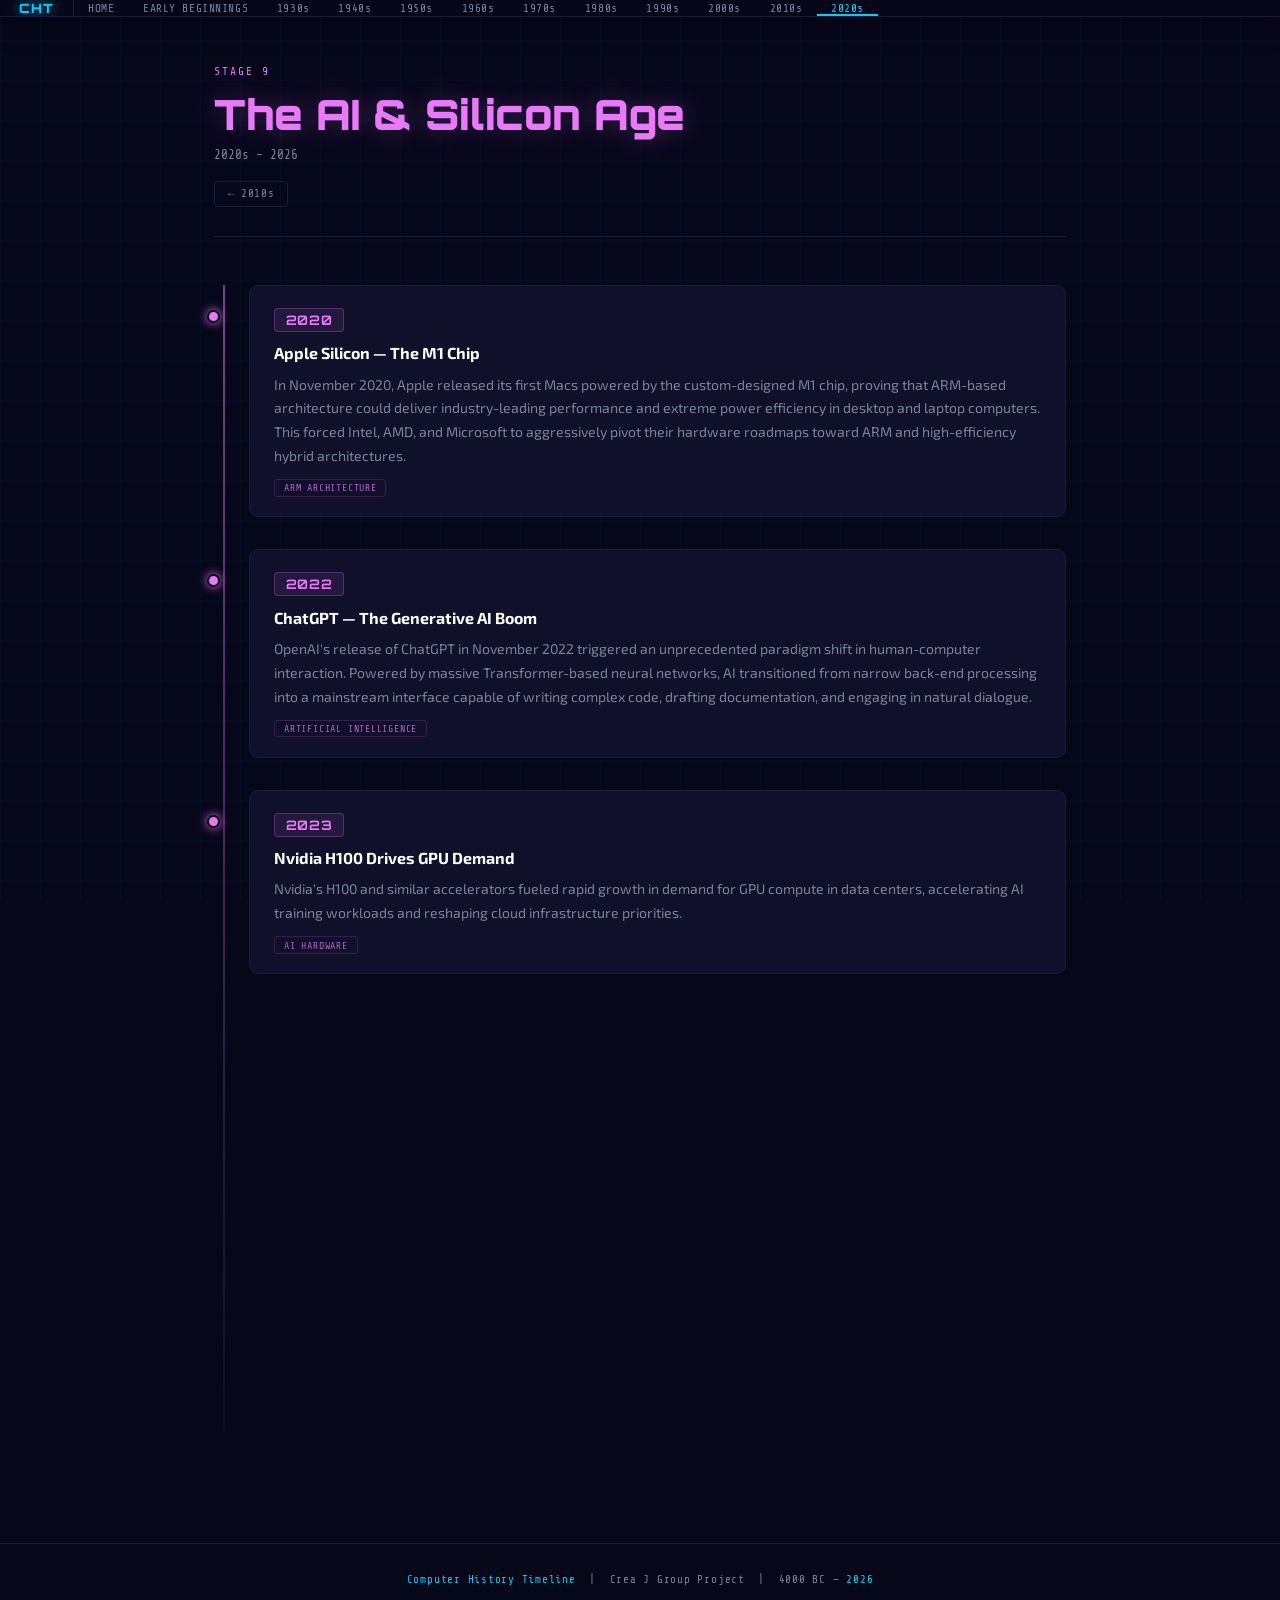
<file: html/2020s.html>
<!DOCTYPE html>
<html lang="en">
<head>
  <meta charset="UTF-8">
  <meta name="viewport" content="width=device-width, initial-scale=1.0">
  <title>2020s — Computer History Timeline</title>
  <link href="https://fonts.googleapis.com/css2?family=Orbitron:wght@400;700;900&family=Share+Tech+Mono&family=Exo+2:wght@300;400;600;700&display=swap" rel="stylesheet">
  <link rel="stylesheet" href="../css/styles.css">
</head>
<body>
<nav id="mainNav">
  <div class="nav-logo">CHT</div>
  <button class="nav-btn" onclick="location.href='index.html'">HOME</button>
  <button class="nav-btn" onclick="location.href='early.html'">EARLY BEGINNINGS</button>
  <button class="nav-btn" onclick="location.href='1930s.html'">1930s</button>
  <button class="nav-btn" onclick="location.href='1940s.html'">1940s</button>
  <button class="nav-btn" onclick="location.href='1950s.html'">1950s</button>
  <button class="nav-btn" onclick="location.href='1960s.html'">1960s</button>
  <button class="nav-btn" onclick="location.href='1970s.html'">1970s</button>
  <button class="nav-btn" onclick="location.href='1980s.html'">1980s</button>
  <button class="nav-btn" onclick="location.href='1990s.html'">1990s</button>
  <button class="nav-btn" onclick="location.href='2000s.html'">2000s</button>
  <button class="nav-btn" onclick="location.href='2010s.html'">2010s</button>
  <button class="nav-btn active" onclick="location.href='2020s.html'">2020s</button>
</nav>

<div class="decade-page" style="--dc-color:#e879f9;--dc-rgb:232,121,249">
  <div class="decade-page-header">
    <div class="dph-stage">Stage 9</div>
    <h2 class="dph-title">The AI &amp; Silicon Age</h2>
    <div class="dph-years">2020s – 2026</div>
    <div class="dph-nav">
      <button class="dph-navbtn" onclick="location.href='2010s.html'">&larr; 2010s</button>
    </div>
  </div>
  <div class="timeline">

    <div class="milestone">
      <div class="milestone-year">2020</div>
      <h3>Apple Silicon — The M1 Chip</h3>
      <p>In November 2020, Apple released its first Macs powered by the custom-designed M1 chip, proving that ARM-based architecture could deliver industry-leading performance and extreme power efficiency in desktop and laptop computers. This forced Intel, AMD, and Microsoft to aggressively pivot their hardware roadmaps toward ARM and high-efficiency hybrid architectures.</p>
      <span class="tag">ARM ARCHITECTURE</span>
    </div>

    <div class="milestone">
      <div class="milestone-year">2022</div>
      <h3>ChatGPT — The Generative AI Boom</h3>
      <p>OpenAI's release of ChatGPT in November 2022 triggered an unprecedented paradigm shift in human-computer interaction. Powered by massive Transformer-based neural networks, AI transitioned from narrow back-end processing into a mainstream interface capable of writing complex code, drafting documentation, and engaging in natural dialogue.</p>
      <span class="tag">ARTIFICIAL INTELLIGENCE</span>
    </div>

    <div class="milestone">
      <div class="milestone-year">2023</div>
      <h3>Nvidia H100 Drives GPU Demand</h3>
      <p>Nvidia's H100 and similar accelerators fueled rapid growth in demand for GPU compute in data centers, accelerating AI training workloads and reshaping cloud infrastructure priorities.</p>
      <span class="tag">AI HARDWARE</span>
    </div>

    <div class="milestone">
      <div class="milestone-year">2024</div>
      <h3>Blackwell Architecture &amp; Continued GPU Expansion</h3>
      <p>Newer GPU architectures and specialized AI silicon expanded the capacity of data centers for AI workloads, further entrenching accelerated computing as the backbone of large-scale model training and inference.</p>
      <span class="tag">AI INFRASTRUCTURE</span>
    </div>

    <div class="milestone">
      <div class="milestone-year">2026</div>
      <h3>The Age of Intelligent Systems</h3>
      <p>By 2026, AI-powered systems are embedded across every layer of computing — from edge devices to cloud data centers. Large Language Models, multimodal AI, and specialized AI silicon have fundamentally redefined what computers are and what they are capable of, opening a new chapter in the history of technology.</p>
      <span class="tag">PRESENT DAY</span>
    </div>

  </div>
</div>

<footer>
  <span>Computer History Timeline</span> &nbsp;|&nbsp; Crea J Group Project &nbsp;|&nbsp; 4000 BC &mdash; <span>2026</span>
  </footer>

<script src="../js/script.js"></script>
<script src="../js/scroller.js"></script>

</body>
</html>
</file>
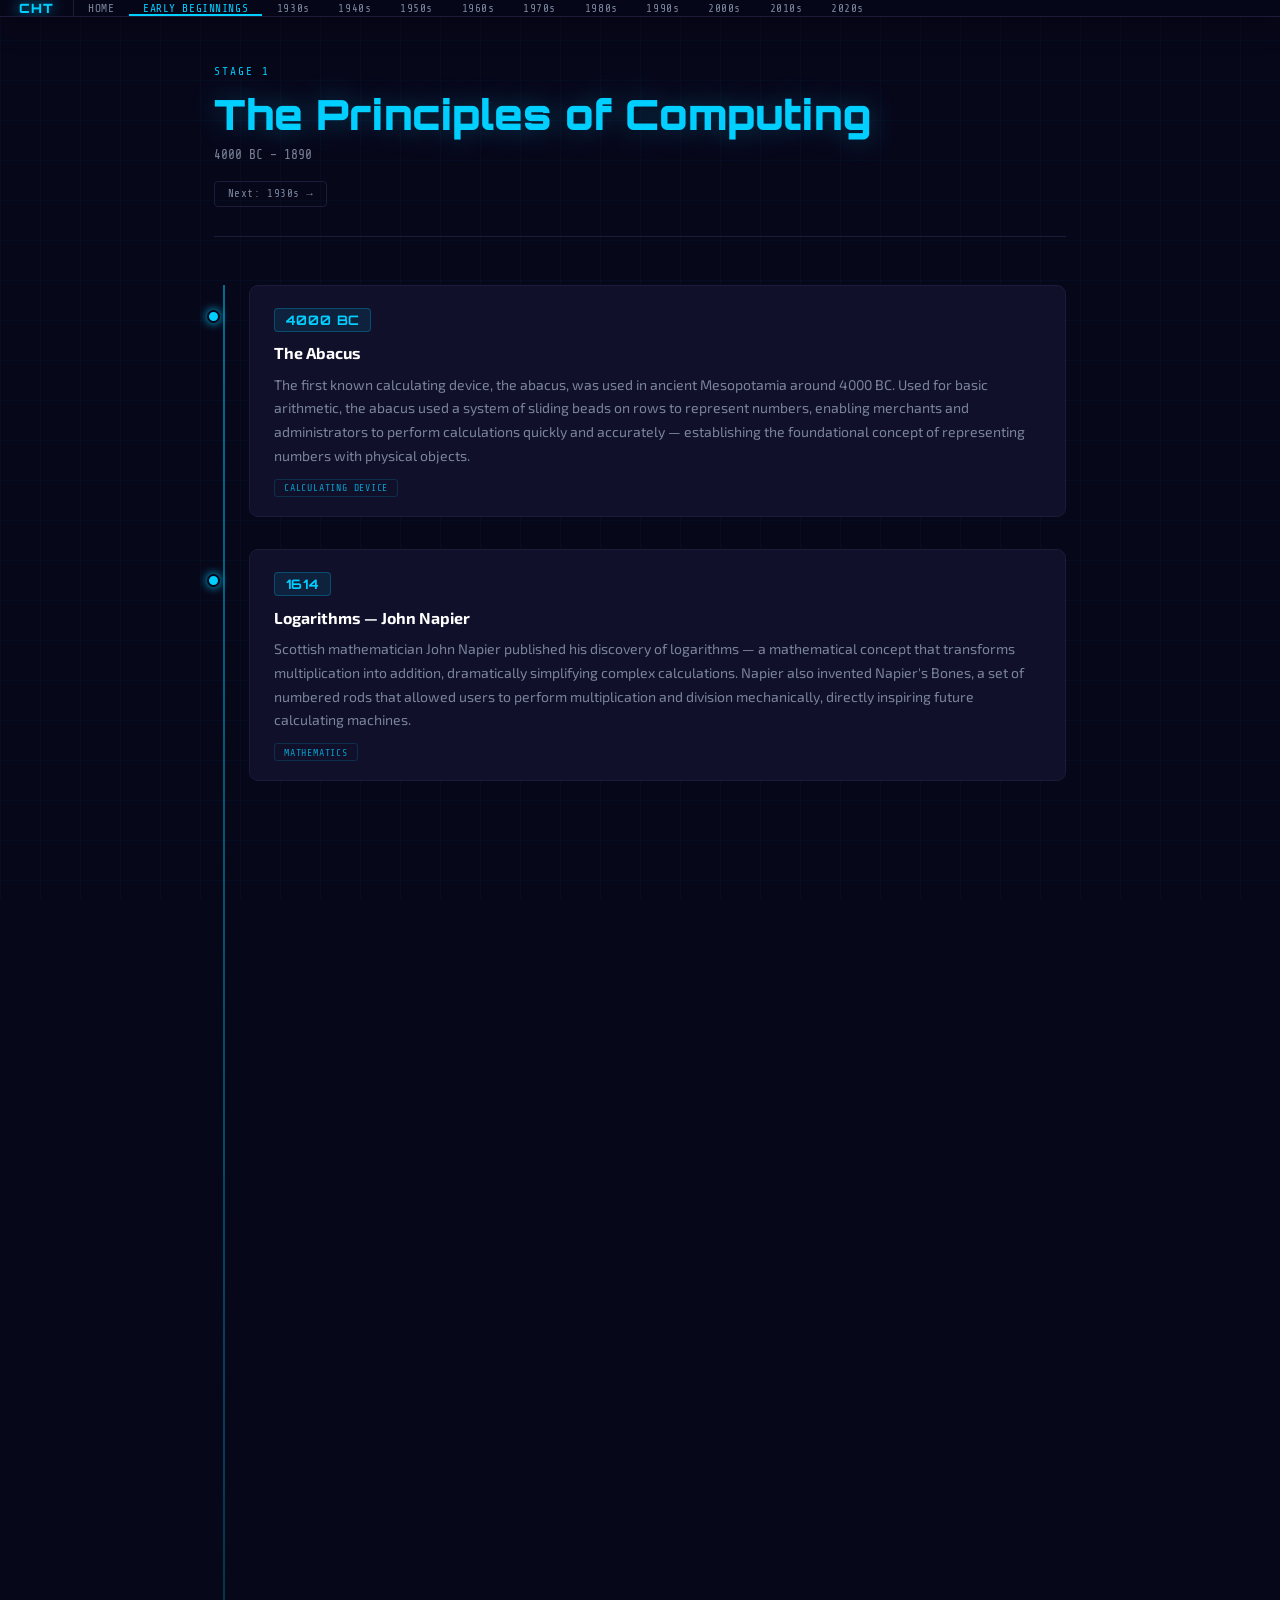
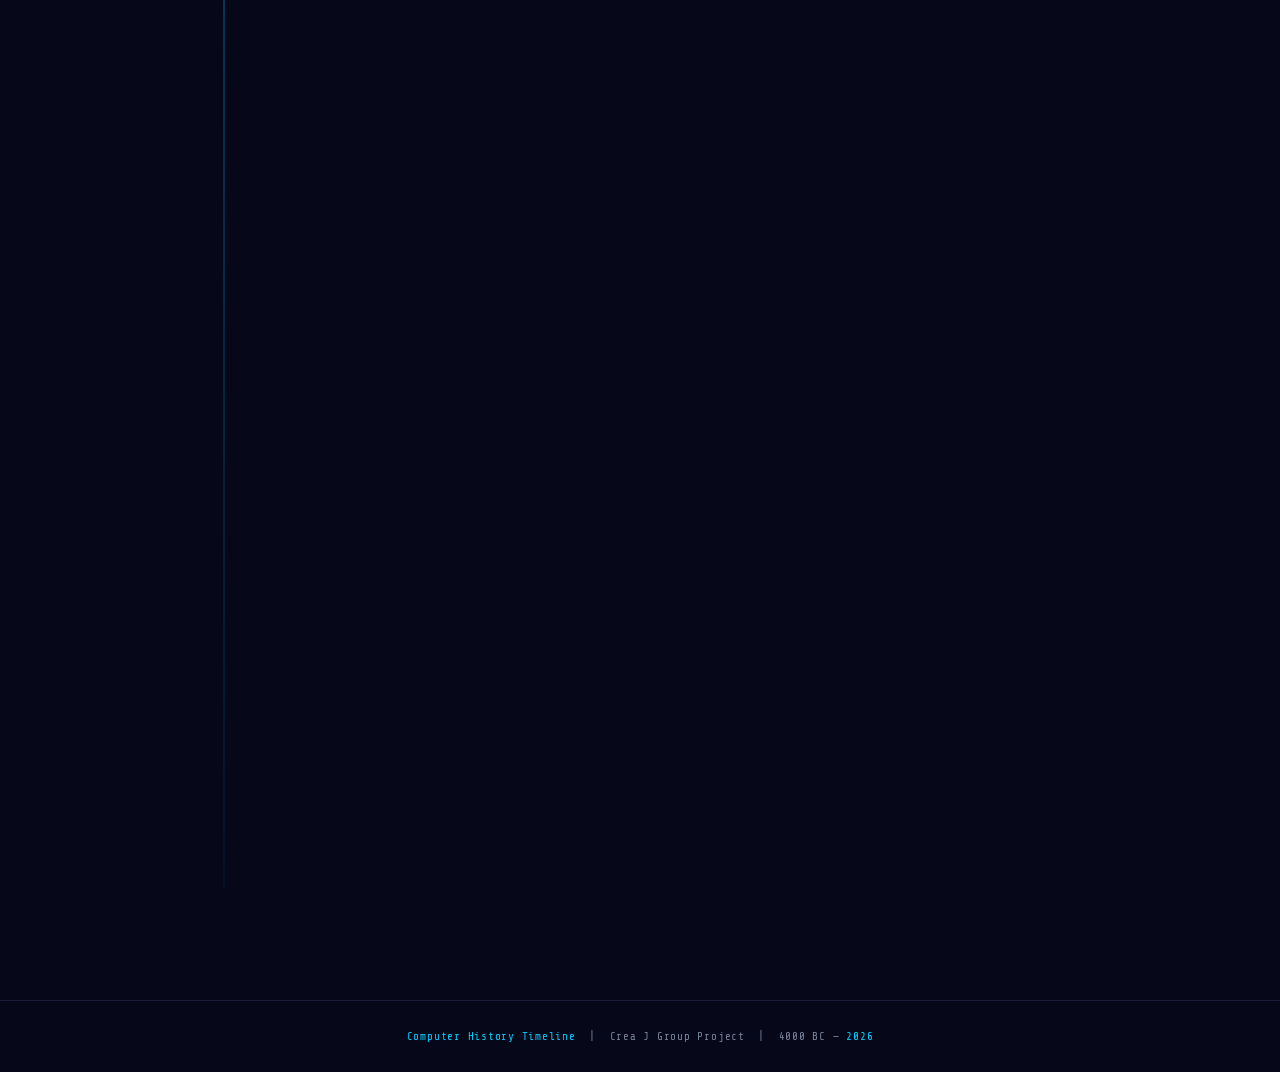
<file: html/early.html>
<!DOCTYPE html>
<html lang="en">
<head>
  <meta charset="UTF-8">
  <meta name="viewport" content="width=device-width, initial-scale=1.0">
  <title>Early Beginnings — Computer History Timeline</title>
  <link href="https://fonts.googleapis.com/css2?family=Orbitron:wght@400;700;900&family=Share+Tech+Mono&family=Exo+2:wght@300;400;600;700&display=swap" rel="stylesheet">
  <link rel="stylesheet" href="../css/styles.css">
</head>
<body>
<nav id="mainNav">
  <div class="nav-logo">CHT</div>
  <button class="nav-btn" onclick="location.href='index.html'">HOME</button>
  <button class="nav-btn active" onclick="location.href='early.html'">EARLY BEGINNINGS</button>
  <button class="nav-btn" onclick="location.href='1930s.html'">1930s</button>
  <button class="nav-btn" onclick="location.href='1940s.html'">1940s</button>
  <button class="nav-btn" onclick="location.href='1950s.html'">1950s</button>
  <button class="nav-btn" onclick="location.href='1960s.html'">1960s</button>
  <button class="nav-btn" onclick="location.href='1970s.html'">1970s</button>
  <button class="nav-btn" onclick="location.href='1980s.html'">1980s</button>
  <button class="nav-btn" onclick="location.href='1990s.html'">1990s</button>
  <button class="nav-btn" onclick="location.href='2000s.html'">2000s</button>
  <button class="nav-btn" onclick="location.href='2010s.html'">2010s</button>
  <button class="nav-btn" onclick="location.href='2020s.html'">2020s</button>
</nav>

<div class="decade-page" style="--dc-color:#00cfff;--dc-rgb:0,207,255">
  <div class="decade-page-header">
    <div class="dph-stage">Stage 1</div>
    <h2 class="dph-title">The Principles of Computing</h2>
    <div class="dph-years">4000 BC – 1890</div>
    <div class="dph-nav">
      <button class="dph-navbtn" onclick="location.href='1930s.html'">Next: 1930s &rarr;</button>
    </div>
  </div>
  <div class="timeline">

    <div class="milestone">
      <div class="milestone-year">4000 BC</div>
      <h3>The Abacus</h3>
      <p>The first known calculating device, the abacus, was used in ancient Mesopotamia around 4000 BC. Used for basic arithmetic, the abacus used a system of sliding beads on rows to represent numbers, enabling merchants and administrators to perform calculations quickly and accurately — establishing the foundational concept of representing numbers with physical objects.</p>
      <span class="tag">CALCULATING DEVICE</span>
    </div>

    <div class="milestone">
      <div class="milestone-year">1614</div>
      <h3>Logarithms — John Napier</h3>
      <p>Scottish mathematician John Napier published his discovery of logarithms — a mathematical concept that transforms multiplication into addition, dramatically simplifying complex calculations. Napier also invented Napier's Bones, a set of numbered rods that allowed users to perform multiplication and division mechanically, directly inspiring future calculating machines.</p>
      <span class="tag">MATHEMATICS</span>
    </div>

    <div class="milestone">
      <div class="milestone-year">1642</div>
      <h3>Pascaline — First Mechanical Calculator</h3>
      <p>French mathematician Blaise Pascal invented the Pascaline, the first practical mechanical calculator, to help his father with tax calculations. The device used a system of interlocking gears to perform addition and subtraction — representing the first time mechanical automation was applied to arithmetic computation.</p>
      <span class="tag">MECHANICAL CALCULATOR</span>
    </div>

    <div class="milestone">
      <div class="milestone-year">1673</div>
      <h3>Step Reckoner — Gottfried Leibniz</h3>
      <p>German philosopher Gottfried Wilhelm Leibniz created the Step Reckoner, which could perform all four basic arithmetic operations. More importantly, Leibniz developed the binary number system — the foundation of all modern digital computing — proposing that all numbers could be represented using only 0s and 1s.</p>
      <span class="tag">BINARY SYSTEM</span>
    </div>

    <div class="milestone">
      <div class="milestone-year">1801</div>
      <h3>Jacquard Loom — Punched Card Control</h3>
      <p>French weaver Joseph Marie Jacquard invented a loom controlled by punched cards to automate the weaving of complex patterns. This was the first use of punched cards as a programming mechanism — a concept that would directly inspire Charles Babbage and later become the dominant input method for computers well into the 1970s.</p>
      <span class="tag">PUNCHED CARDS</span>
    </div>

    <div class="milestone">
      <div class="milestone-year">1822</div>
      <h3>Difference Engine — Charles Babbage</h3>
      <p>English mathematician Charles Babbage designed the Difference Engine, a mechanical calculator designed to automatically produce mathematical tables by calculating polynomial equations. Though never fully completed in his lifetime, it established the concept of an automatic computing machine and inspired all subsequent computer designs.</p>
      <span class="tag">MECHANICAL COMPUTER</span>
    </div>

    <div class="milestone">
      <div class="milestone-year">1843</div>
      <h3>Ada Lovelace — First Algorithm</h3>
      <p>Ada Lovelace, working with Babbage's Analytical Engine, wrote what is considered the first computer algorithm — a step-by-step set of instructions designed to be processed by a machine. She also conceptualized that computing machines could go beyond pure calculation, anticipating software and general-purpose computing over a century before it became reality.</p>
      <span class="tag">FIRST PROGRAMMER</span>
    </div>

    <div class="milestone">
      <div class="milestone-year">1847</div>
      <h3>Boolean Algebra — George Boole</h3>
      <p>English mathematician George Boole published "The Mathematical Analysis of Logic," creating Boolean algebra — a system where logical statements are expressed as equations with values of TRUE or FALSE (1 or 0). This became the mathematical foundation of all digital circuit design and computer logic over a century later.</p>
      <span class="tag">LOGIC &amp; MATHEMATICS</span>
    </div>

    <div class="milestone">
      <div class="milestone-year">1890</div>
      <h3>Hollerith Tabulating Machine</h3>
      <p>American inventor Herman Hollerith developed an electromechanical tabulating machine that used punched cards to process the 1890 U.S. Census — reducing the count from 8 years to just 18 months. Hollerith later founded a company that would become IBM, directly linking this invention to the origins of the modern computing industry.</p>
      <span class="tag">DATA PROCESSING</span>
    </div>

  </div>
</div>

<footer>
  <span>Computer History Timeline</span> &nbsp;|&nbsp; Crea J Group Project &nbsp;|&nbsp; 4000 BC &mdash; <span>2026</span>
  </footer>

<script src="../js/script.js"></script>
<script src="../js/scroller.js"></script>

</body>
</html>
</file>
<file: css/styles.css>
*, *::before, *::after { margin: 0; padding: 0; box-sizing: border-box; }
html { scroll-behavior: smooth; }

:root {
  --bg:      #07071a;
  --surface: #0d0d25;
  --card:    #10102a;
  --border:  #1c1c3a;
  --text:    #dde4f0;
  --muted:   #7a849a;
  --accent:  #00cfff;
}

body {
  background: var(--bg);
  color: var(--text);
  font-family: 'Exo 2', sans-serif;
  min-height: 100vh;
  overflow-x: hidden;
}

body::before {
  content: '';
  position: fixed; inset: 0; z-index: 0;
  background-image:
    linear-gradient(rgba(0,207,255,.03) 1px, transparent 1px),
    linear-gradient(90deg, rgba(0,207,255,.03) 1px, transparent 1px);
  background-size: 40px 40px;
  pointer-events: none;
}

nav {
  position: sticky; top: 0; z-index: 200;
  background: rgba(7,7,26,.95);
  backdrop-filter: blur(18px);
  border-bottom: 1px solid var(--border);
  display: flex; align-items: stretch;
  overflow-x: auto; scrollbar-width: none;
  box-shadow: 0 2px 30px rgba(0,0,0,.5);
}
nav::-webkit-scrollbar { display: none; }

.nav-logo {
  font-family: 'Orbitron', monospace;
  font-weight: 900; font-size: .8rem;
  color: var(--accent);
  letter-spacing: .06em;
  padding: 0 1.2rem;
  display: flex; align-items: center;
  border-right: 1px solid var(--border);
  white-space: nowrap;
  text-shadow: 0 0 14px var(--accent);
  flex-shrink: 0;
}

.nav-btn {
  background: none; border: none; cursor: pointer;
  font-family: 'Share Tech Mono', monospace;
  font-size: .7rem; letter-spacing: .05em;
  color: var(--muted);
  padding: 0 .9rem;
  white-space: nowrap;
  position: relative;
  transition: color .2s;
  flex-shrink: 0;
}
.nav-btn::after {
  content: '';
  position: absolute; bottom: 0; left: 50%; right: 50%;
  height: 2px;
  transition: left .22s, right .22s, background .22s;
  background: var(--accent);
}
.nav-btn:hover { color: #fff; }
.nav-btn:hover::after { left: 8%; right: 8%; }
.nav-btn.active { color: var(--accent); }
.nav-btn.active::after { left: 0; right: 0; background: var(--accent); }

.page { display: none; position: relative; z-index: 1; animation: fadeIn .4s ease both; }
.page.active { display: block; }

@keyframes fadeIn {
  from { opacity: 0; transform: translateY(14px); }
  to   { opacity: 1; transform: translateY(0); }
}

.home-hero {
  min-height: 92vh;
  display: flex; flex-direction: column;
  align-items: center; justify-content: center;
  text-align: center; padding: 4rem 2rem;
  position: relative;
}
.home-hero::before {
  content: '';
  position: absolute; inset: 0;
  background: radial-gradient(ellipse 70% 60% at 50% 40%, rgba(0,207,255,.07) 0%, transparent 70%);
  pointer-events: none;
}
.home-kicker {
  font-family: 'Share Tech Mono', monospace;
  font-size: .75rem; letter-spacing: .3em;
  color: var(--accent); margin-bottom: 1.5rem;
  text-transform: uppercase;
  animation: fadeIn .5s .1s both;
}
.home-title {
  font-family: 'Orbitron', monospace;
  font-weight: 900;
  font-size: clamp(2rem, 6vw, 4.2rem);
  line-height: 1.1;
  margin-bottom: 1.5rem;
  background: linear-gradient(135deg, #00cfff 0%, #7c3aed 55%, #ff6b35 100%);
  -webkit-background-clip: text; -webkit-text-fill-color: transparent;
  background-clip: text;
  animation: fadeIn .5s .2s both;
}
.home-sub {
  font-size: 1rem; color: var(--muted); max-width: 500px;
  line-height: 1.75; margin-bottom: 3.5rem;
  animation: fadeIn .5s .3s both;
}

.decade-grid {
  display: grid;
  grid-template-columns: repeat(auto-fit, minmax(160px, 1fr));
  gap: 1rem; max-width: 900px; width: 100%;
  animation: fadeIn .5s .4s both;
}
.decade-card {
  background: var(--card);
  border: 1px solid var(--border);
  border-radius: 10px;
  padding: 1.4rem 1rem;
  cursor: pointer;
  transition: border-color .22s, box-shadow .22s, transform .22s;
  text-align: center; position: relative; overflow: hidden;
}
.decade-card::before {
  content: '';
  position: absolute; inset: 0;
  background: linear-gradient(135deg, rgba(var(--dc-rgb),0.08) 0%, transparent 60%);
  opacity: 0; transition: opacity .22s;
}
.decade-card:hover::before { opacity: 1; }
.decade-card:hover {
  border-color: var(--dc-color, var(--accent));
  box-shadow: 0 0 24px rgba(var(--dc-rgb, 0,207,255),.18);
  transform: translateY(-3px);
}
.dc-year {
  font-family: 'Orbitron', monospace; font-weight: 700;
  font-size: 1.2rem; margin-bottom: .4rem;
  color: var(--dc-color, var(--accent));
}
.dc-stage {
  font-family: 'Share Tech Mono', monospace;
  font-size: .65rem; letter-spacing: .07em;
  color: var(--muted); line-height: 1.4;
}

.decade-page { max-width: 900px; margin: 0 auto; padding: 3rem 1.5rem 5rem; }

.decade-page-header {
  margin-bottom: 3rem; padding-bottom: 1.8rem;
  border-bottom: 1px solid var(--border);
}
.dph-stage {
  font-family: 'Share Tech Mono', monospace; font-size: .7rem;
  letter-spacing: .18em; color: var(--dc-color, var(--accent));
  margin-bottom: .6rem; text-transform: uppercase;
}
.dph-title {
  font-family: 'Orbitron', monospace; font-weight: 900;
  font-size: clamp(1.6rem, 4vw, 2.6rem);
  color: var(--dc-color, var(--accent));
  text-shadow: 0 0 28px rgba(var(--dc-rgb,0,207,255),.3);
  margin-bottom: .5rem;
}
.dph-years {
  font-family: 'Share Tech Mono', monospace; font-size: .8rem;
  color: var(--muted);
}
.dph-nav {
  display: flex; gap: .6rem; margin-top: 1.2rem; flex-wrap: wrap;
}
.dph-navbtn {
  background: none;
  border: 1px solid var(--border);
  color: var(--muted); cursor: pointer;
  font-family: 'Share Tech Mono', monospace; font-size: .68rem;
  padding: .35rem .8rem; border-radius: 4px;
  transition: border-color .2s, color .2s;
  letter-spacing: .05em;
}
.dph-navbtn:hover {
  border-color: var(--dc-color, var(--accent));
  color: var(--dc-color, var(--accent));
}

.timeline { position: relative; padding-left: 2.2rem; }
.timeline::before {
  content: '';
  position: absolute; left: 9px; top: 0; bottom: 0; width: 2px;
  background: linear-gradient(180deg,
    rgba(var(--dc-rgb,0,207,255),.5) 0%,
    rgba(var(--dc-rgb,0,207,255),.05) 100%);
}

.milestone {
  position: relative; margin-bottom: 2rem;
  padding: 1.4rem 1.5rem 1.2rem;
  background: var(--card);
  border: 1px solid var(--border);
  border-radius: 9px;
  transition: border-color .22s, box-shadow .22s, transform .22s;
}
.milestone::before {
  content: '';
  position: absolute; left: -2.7rem; top: 1.5rem;
  width: 13px; height: 13px; border-radius: 50%;
  background: var(--dc-color, var(--accent));
  box-shadow: 0 0 10px var(--dc-color, var(--accent));
  border: 2px solid var(--bg);
}
.milestone:hover {
  border-color: var(--dc-color, var(--accent));
  box-shadow: 0 4px 28px rgba(var(--dc-rgb,0,207,255),.14);
  transform: translateX(5px);
}
.milestone-year {
  display: inline-block;
  font-family: 'Orbitron', monospace; font-weight: 700; font-size: .82rem;
  color: var(--dc-color, var(--accent));
  background: rgba(var(--dc-rgb,0,207,255),.09);
  border: 1px solid rgba(var(--dc-rgb,0,207,255),.25);
  padding: .18rem .65rem; border-radius: 4px;
  margin-bottom: .65rem; letter-spacing: .06em;
}
.milestone h3 {
  font-family: 'Exo 2', sans-serif; font-weight: 700;
  font-size: 1rem; color: #fff; margin-bottom: .5rem; line-height: 1.4;
}
.milestone p {
  font-size: .875rem; color: var(--muted); line-height: 1.7;
}
.milestone .tag {
  display: inline-block; margin-top: .7rem;
  font-family: 'Share Tech Mono', monospace; font-size: .62rem;
  letter-spacing: .08em;
  color: var(--dc-color, var(--accent));
  border: 1px solid rgba(var(--dc-rgb,0,207,255),.22);
  padding: .15rem .55rem; border-radius: 3px; opacity: .75;
}

footer {
  position: relative; z-index: 1;
  text-align: center; padding: 1.8rem;
  border-top: 1px solid var(--border);
  font-family: 'Share Tech Mono', monospace;
  font-size: .68rem; color: var(--muted); letter-spacing: .07em;
}
footer span { color: var(--accent); }

.scroll-animate {
  opacity: 0;
  transform: translateY(40px);
  transition: opacity .6s ease, transform .6s ease;
}

.scroll-animate.in-view {
  opacity: 1;
  transform: translateY(0);
}

.scroll-slide-left {
  opacity: 0;
  transform: translateX(-50px);
  transition: opacity .7s ease, transform .7s ease;
}

.scroll-slide-left.in-view {
  opacity: 1;
  transform: translateX(0);
}

.scroll-slide-right {
  opacity: 0;
  transform: translateX(50px);
  transition: opacity .7s ease, transform .7s ease;
}

.scroll-slide-right.in-view {
  opacity: 1;
  transform: translateX(0);
}

.scroll-scale {
  opacity: 0;
  transform: scale(0.9);
  transition: opacity .6s ease, transform .6s ease;
}

.scroll-scale.in-view {
  opacity: 1;
  transform: scale(1);
}

.scroll-animate.stagger-item {
  transition-delay: calc(var(--stagger-index, 0) * 80ms);
}

.scroll-animate.stagger-item.in-view {
  transition-delay: calc(var(--stagger-index, 0) * 80ms);
}
</file>
